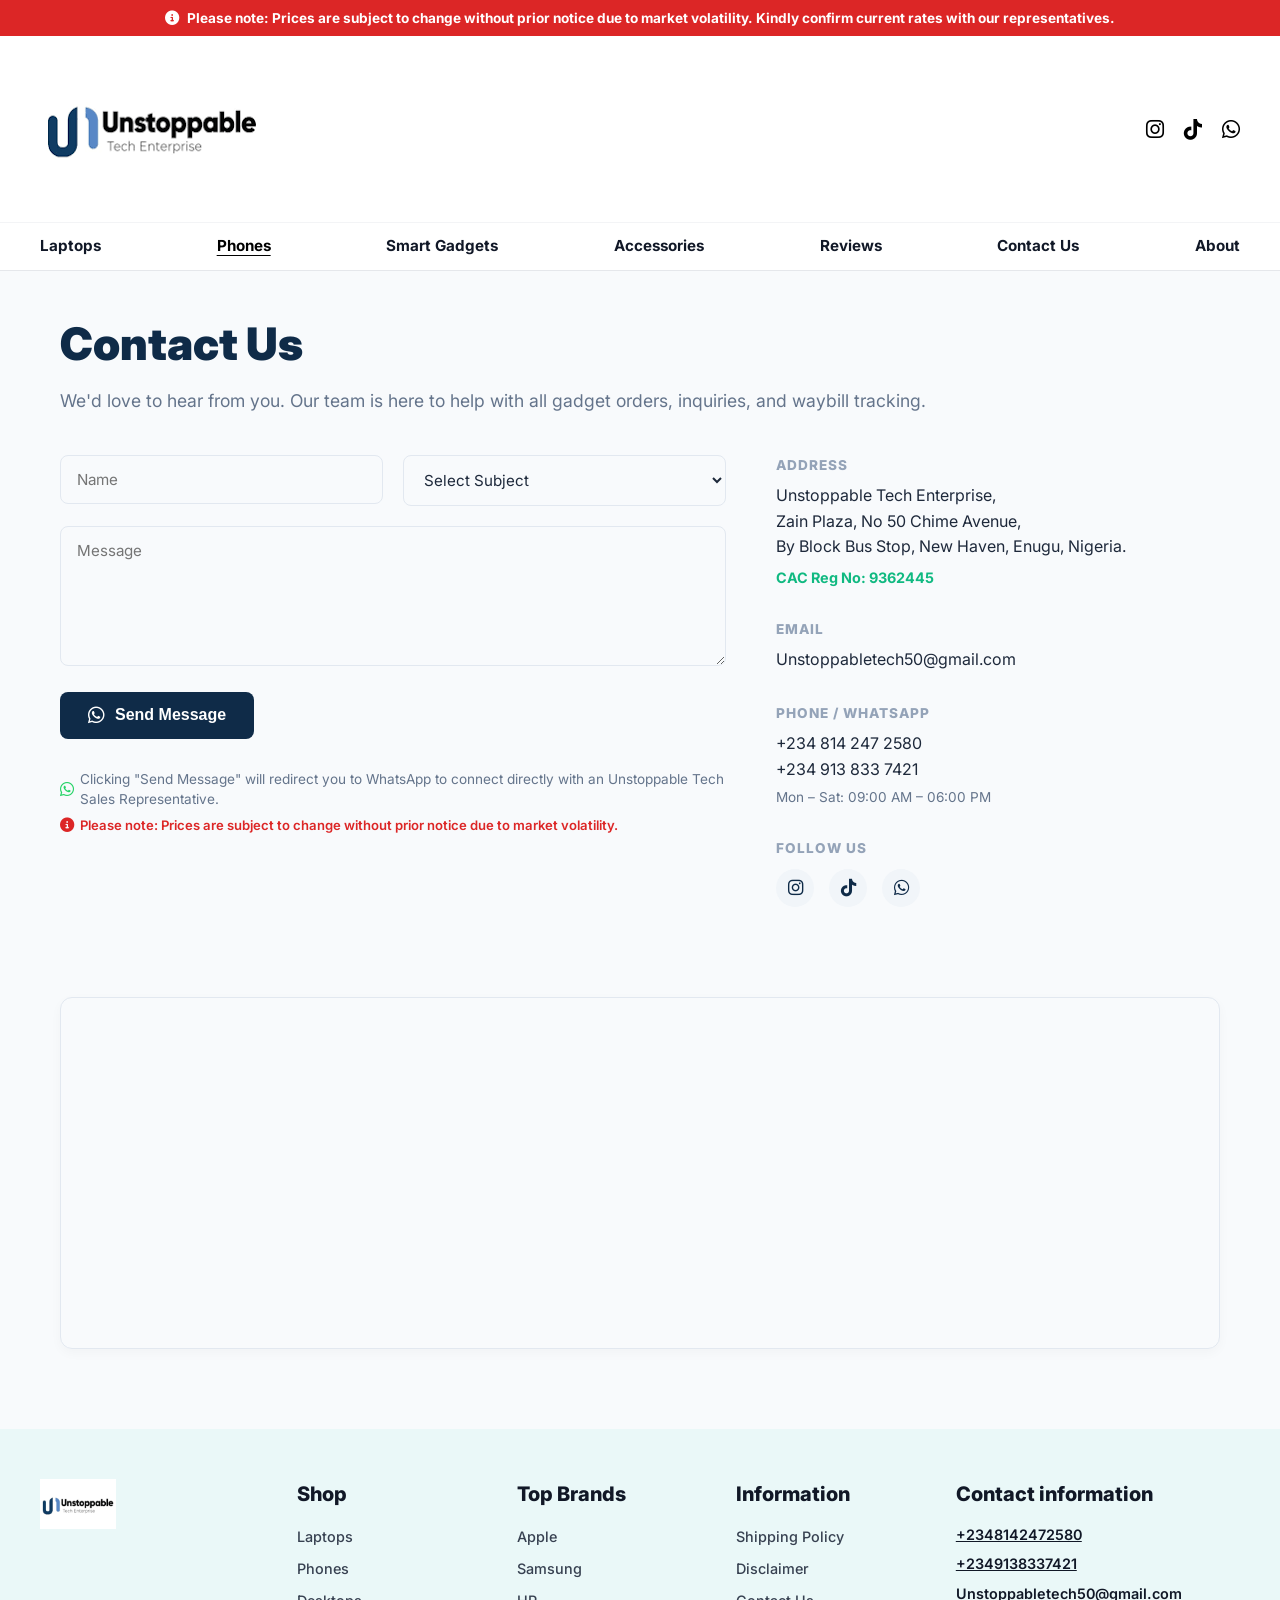
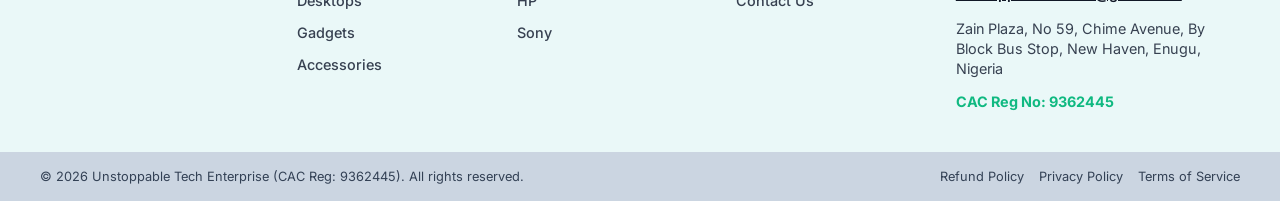
<file: Contact.html>
<!DOCTYPE html>
<html lang="en">
<head>
  <meta charset="UTF-8">
  <meta name="viewport" content="width=device-width, initial-scale=1.0">
  <title>Contact Us | Unstoppable Tech Enterprise</title>
  <!-- Google Fonts & Font Awesome Icons -->
  <link rel="preconnect" href="https://fonts.googleapis.com">
  <link rel="preconnect" href="https://fonts.gstatic.com" crossorigin>
  <link href="https://fonts.googleapis.com/css2?family=Inter:wght@400;500;600;700;800;900&display=swap" rel="stylesheet">
  <link rel="stylesheet" href="https://cdnjs.cloudflare.com/ajax/libs/font-awesome/6.4.0/css/all.min.css">
  <link rel="stylesheet" href="style.css">
  <style>
    /* Contact Page Custom Layout */
    .contact-container {
      max-width: 1200px;
      margin: 40px auto 80px auto;
      padding: 0 20px;
    }
    .contact-header {
      margin-bottom: 40px;
    }
    .contact-header h1 {
      font-size: 2.8rem;
      font-weight: 900;
      color: #0f2b48;
      margin-bottom: 10px;
    }
    .contact-header p {
      color: #64748b;
      font-size: 1.1rem;
    }

    .contact-grid {
      display: grid;
      grid-template-columns: 3fr 2fr;
      gap: 50px;
      margin-bottom: 60px;
    }
    @media (max-width: 850px) {
      .contact-grid {
        grid-template-columns: 1fr;
        gap: 40px;
      }
    }

    /* Form Inputs Styling */
    .contact-form {
      display: grid;
      grid-template-columns: 1fr 1fr;
      gap: 20px;
    }
    .form-group-full {
      grid-column: span 2;
    }
    @media (max-width: 600px) {
      .contact-form {
        grid-template-columns: 1fr;
      }
      .form-group-full {
        grid-column: span 1;
      }
    }

    .form-control {
      width: 100%;
      padding: 14px 16px;
      background-color: #f8fafc;
      border: 1px solid #e2e8f0;
      border-radius: 8px;
      font-size: 0.95rem;
      font-family: inherit;
      color: #1e293b;
      transition: border-color 0.2s, background-color 0.2s;
    }
    .form-control:focus {
      outline: none;
      border-color: #0f2b48;
      background-color: #ffffff;
    }
    textarea.form-control {
      resize: vertical;
      min-height: 140px;
    }

    .send-whatsapp-btn {
      grid-column: span 2;
      justify-self: start;
      background-color: #0f2b48;
      color: white;
      border: none;
      padding: 14px 28px;
      border-radius: 8px;
      font-size: 1rem;
      font-weight: 700;
      cursor: pointer;
      display: inline-flex;
      align-items: center;
      gap: 10px;
      transition: background-color 0.2s ease, transform 0.1s ease;
    }
    .send-whatsapp-btn:hover {
      background-color: #25d366; /* Changes to WhatsApp green on hover */
      transform: translateY(-2px);
    }
    @media (max-width: 600px) {
      .send-whatsapp-btn {
        grid-column: span 1;
        width: 100%;
        justify-content: center;
      }
    }

    /* Contact Details Sidebar */
    .info-group {
      margin-bottom: 30px;
    }
    .info-group h4 {
      font-size: 0.85rem;
      text-transform: uppercase;
      letter-spacing: 1px;
      color: #94a3b8;
      font-weight: 800;
      margin-bottom: 8px;
    }
    .info-group p, .info-group a {
      font-size: 1rem;
      color: #1e293b;
      line-height: 1.6;
      text-decoration: none;
      display: block;
    }
    .info-group a:hover {
      color: #dc2626;
    }

    .contact-socials {
      display: flex;
      gap: 15px;
      margin-top: 10px;
    }
    .contact-socials a {
      width: 38px;
      height: 38px;
      border-radius: 50%;
      background-color: #f1f5f9;
      color: #0f2b48;
      display: flex;
      align-items: center;
      justify-content: center;
      font-size: 1.1rem;
      transition: all 0.2s ease;
    }
    .contact-socials a:hover {
      background-color: #0f2b48;
      color: #ffffff;
    }

    /* Embedded Map Section */
    .map-container {
      border-radius: 12px;
      overflow: hidden;
      border: 1px solid #e2e8f0;
      box-shadow: 0 4px 12px rgba(0,0,0,0.03);
    }
    .map-container iframe {
      width: 100%;
      height: 350px;
      border: 0;
      display: block;
    }
  </style>
</head>
<body>

  <!-- Header -->
   <div class="top-announcement-bar">
    <i class="fas fa-circle-info"></i>
    <span>Please note: Prices are subject to change without prior notice due to market volatility. Kindly confirm current rates with our representatives.</span>
  </div>

  <!-- Main Header -->
  <header class="header">
    <div class="top-header">
      <a href="Phones.html" class="logo-link">
        <img src="images/logo.png" alt="Unstoppable Tech Enterprise" class="brand-logo" onerror="this.onerror=null; this.src='https://via.placeholder.com/220x60/ffffff/0f2b48?text=Unstoppable+Tech';">
      </a>
      <div class="social-links">
        <a href="https://www.instagram.com/unstoppable_techh?dlrf=MTU1bzlmZHRybW9jNA%3D%3D&utm_source=qr" target="_blank" rel="noopener noreferrer" aria-label="Instagram"><i class="fab fa-instagram"></i></a>
        <a href="https://www.tiktok.com/@unstoppabletech?_r=1&_t=ZS-9Adv2xZmcsM" target="_blank" rel="noopener noreferrer" aria-label="TikTok"><i class="fab fa-tiktok"></i></a>
        <a href="https://wa.me/message/HZ3OK4SEQXMGN1" target="_blank" rel="noopener noreferrer" aria-label="WhatsApp"><i class="fab fa-whatsapp"></i></a>
           
      </div>
    </div>
    <nav class="nav-bar">
      <div class="nav-links">
        <a href="Laptops.html" class="nav-item">Laptops</a>
        <a href="Phones.html" class="nav-item active">Phones</a>
        <a href="SmartGadgets.html" class="nav-item">Smart Gadgets</a>
        <a href="Accesories.html" class="nav-item">Accessories</a>
        <a href="Reviews.html" class="nav-item">Reviews</a>
        <a href="Contact.html" class="nav-item">Contact Us</a>
        <a href="About.html" class="nav-item">About</a>
      </div>
    </nav>
  </header>

</div>

  <main class="contact-container">
    <div class="contact-header">
      <h1>Contact Us</h1>
      <p>We'd love to hear from you. Our team is here to help with all gadget orders, inquiries, and waybill tracking.</p>
    </div>

    <div class="contact-grid">
      
      <!-- Interactive WhatsApp Contact Form -->
      <div>
        <form class="contact-form" id="whatsappContactForm">
  <div>
    <input type="text" id="contactName" class="form-control" placeholder="Name" required>
  </div>
  <div>
    <select id="contactSubject" class="form-control" required>
      <option value="" disabled selected>Select Subject</option>
      <option value="Laptop Inquiry / Order">Laptop Inquiry / Order</option>
      <option value="Smartphone Inquiry / Order">Smartphone Inquiry / Order</option>
      <option value="Smart Gadgets / Accessories">Smart Gadgets / Accessories</option>
      <option value="Waybill & Delivery Status">Waybill & Delivery Status</option>
      <option value="Device Swap / Trade-In">Device Swap / Trade-In</option>
      <option value="General Question">General Question</option>
    </select>
  </div>
  <div class="form-group-full">
    <textarea id="contactMessage" class="form-control" placeholder="Message" required></textarea>
  </div>

  <!-- Submit Button -->
   <button
       type="submit" class="send-whatsapp-btn">
    <i class="fab fa-whatsapp" style="font-size: 1.2rem;"></i> Send Message
  </button>

  <!-- Option 2 Disclaimer Badge + Price Volatility Notice -->
  <div class="form-group-full" style="grid-column: span 2; margin-top: 10px; display: flex; flex-direction: column; gap: 6px;">
    <p style="font-size: 0.85rem; color: #64748b; margin: 0; display: flex; align-items: center; gap: 6px;">
      <i class="fab fa-whatsapp" style="color: #25d366; font-size: 1rem;"></i>
      <span>Clicking "Send Message" will redirect you to WhatsApp to connect directly with an Unstoppable Tech Sales Representative.</span>
    </p>
    <p style="font-size: 0.82rem; color: #dc2626; margin: 0; display: flex; align-items: center; gap: 6px; font-weight: 600;">
      <i class="fas fa-circle-info" style="font-size: 0.9rem;"></i>
      <span>Please note: Prices are subject to change without prior notice due to market volatility.</span>
    </p>
  </div>
</form>
      </div>

      <!-- Store Contact Information -->
      <div class="contact-info-sidebar">
        
        <div class="info-group">
          <h4>ADDRESS</h4>
          <p>Unstoppable Tech Enterprise,<br>Zain Plaza, No 50 Chime Avenue,<br>By Block Bus Stop, New Haven, Enugu, Nigeria.</p>
          <p style="margin-top: 6px; font-weight: 700; color: #10b981; font-size: 0.9rem;">CAC Reg No: 9362445</p>
        </div>

        <div class="info-group">
          <h4>EMAIL</h4>
          <a href="mailto:Unstoppabletech50@gmail.com">Unstoppabletech50@gmail.com</a>
        </div>

        <div class="info-group">
          <h4>PHONE / WHATSAPP</h4>
          <a href="tel:+2348142472580">+234 814 247 2580</a>
          <a href="tel:+2349138337421">+234 913 833 7421</a>
          <p style="font-size: 0.85rem; color: #64748b; margin-top: 4px;">Mon – Sat: 09:00 AM – 06:00 PM</p>
        </div>

        <div class="info-group">
          <h4>FOLLOW US</h4>
          <div class="contact-socials">
            <a href="https://www.instagram.com/unstoppable_techh?dlrf=MTU1bzlmZHRybW9jNA%3D%3D&utm_source=qr" target="_blank" rel="noopener noreferrer" aria-label="Instagram"><i class="fab fa-instagram"></i></a>
            <a href="https://www.tiktok.com/@unstoppabletech?_r=1&_t=ZS-9Adv2xZmcsM" target="_blank" rel="noopener noreferrer" aria-label="TikTok"><i class="fab fa-tiktok"></i></a>
            <a href="https://wa.me/message/HZ3OK4SEQXMGN1" target="_blank" rel="noopener noreferrer" aria-label="WhatsApp"><i class="fab fa-whatsapp"></i></a>
          </div>
        </div>

      </div>

    </div>

    <!-- Embedded Map Section -->
    <div class="map-container">
      <iframe 
        src="https://www.google.com/maps/embed?pb=!1m18!1m12!1m3!1d3964.7197171458925!2d7.5188889!3d6.4427778!2m3!1f0!2f0!3f0!3m2!1i1024!2i768!4f13.1!3m3!1m2!1s0x1044a3d517c2f623%3A0x6a1a7c5b6b12a801!2sChime%20Ave%2C%20New%20Haven%2C%20Enugu!5e0!3m2!1sen!2sng!4v1700000000000!5m2!1sen!2sng" 
        allowfullscreen="" 
        loading="lazy" 
        referrerpolicy="no-referrer-when-downgrade">
      </iframe>
    </div>

  </main>

  <!-- Footer -->
  <footer class="site-footer">
    <div class="footer-grid">
      <div>
        <img src="images/logo.png" alt="Unstoppable Tech Enterprise" class="footer-logo" onerror="this.onerror=null; this.src='https://via.placeholder.com/220x60/eaf8f8/0f2b48?text=Unstoppable+Tech';">
      </div>
      <div>
        <h4 class="footer-title">Shop</h4>
        <ul class="footer-links">
          <li><a href="Laptops.html">Laptops</a></li>
          <li><a href="index.html">Phones</a></li>
          <li><a href="Desktops.html">Desktops</a></li>
          <li><a href="SmartGadgets.html">Gadgets</a></li>
          <li><a href="accessories.html">Accessories</a></li>
        </ul>
      </div>
      <div>
        <h4 class="footer-title">Top Brands</h4>
        <ul class="footer-links">
          <li><a href="Phones.html">Apple</a></li>
          <li><a href="Phones.html">Samsung</a></li>
          <li><a href="Laptops.html">HP</a></li>
          <li><a href="SmartGadgets.html">Sony</a></li>
        </ul>
      </div>
      <div>
        <h4 class="footer-title">Information</h4>
        <ul class="footer-links">
          <li><a href="Shippingpolicy.html">Shipping Policy</a></li>
          <li><a href="Disclaimer.html">Disclaimer</a></li>
          <li><a href="Contact.html">Contact Us</a></li>
        </ul>
      </div>
      <div>
        <h4 class="footer-title">Contact information</h4>
        <div class="contact-info">
          <a href="tel:+2348142472580">+2348142472580</a>
          <a href="tel:+2349138337421">+2349138337421</a>
          <a href="mailto:Unstoppabletech50@gmail.com">Unstoppabletech50@gmail.com</a>
          <p>Zain Plaza, No 59, Chime Avenue, By Block Bus Stop, New Haven, Enugu, Nigeria</p>
          <p style="margin-top: 5px; font-weight: 700; color: #10b981;">CAC Reg No: 9362445</p>
        </div>
      </div>
    </div>

    <div class="sub-footer">
      <div>© 2026 Unstoppable Tech Enterprise (CAC Reg: 9362445). All rights reserved.</div>
      <div class="sub-footer-links">
        <a href="Refundpolicy.html">Refund Policy</a>
        <a href="Privacypolicy.html">Privacy Policy</a>
        <a href="#">Terms of Service</a>
      </div>
    </div>
  </footer>

  <script src="script.js"></script>

  <!-- Script to capture form inputs and redirect to WhatsApp -->
  <script>
    document.addEventListener("DOMContentLoaded", function () {
    const contactForm = document.getElementById("whatsappContactForm");

    if (contactForm) {
        contactForm.addEventListener("submit", function (e) {
            e.preventDefault(); // Stop standard form submission

            const name = document.getElementById("clientName").value.trim();
            const subject = document.getElementById("contactSubject").value;
            const message = document.getElementById("contactMessage").value.trim();

            // Build neatly formatted message for WhatsApp
            let text = 'Hello Unstoppable Tech!\n\n';
            text += 'New Contact Message from Website\n';
            text += '------------------------------------\n';
            text += `*Name:* ${name}\n`;
            text += `*Subject:* ${subject}\n\n`;
            text += `*Message:* \n${message}`;

            const encodedMessage = encodeURIComponent(text);
            
            // Redirect to your primary WhatsApp line
            const whatsappURL = `https://wa.me/2349138337421?text=${encodedMessage}`;

            window.open(whatsappURL, "_blank");
        });
    }
});
  </script>

</body>
</html>
</file>
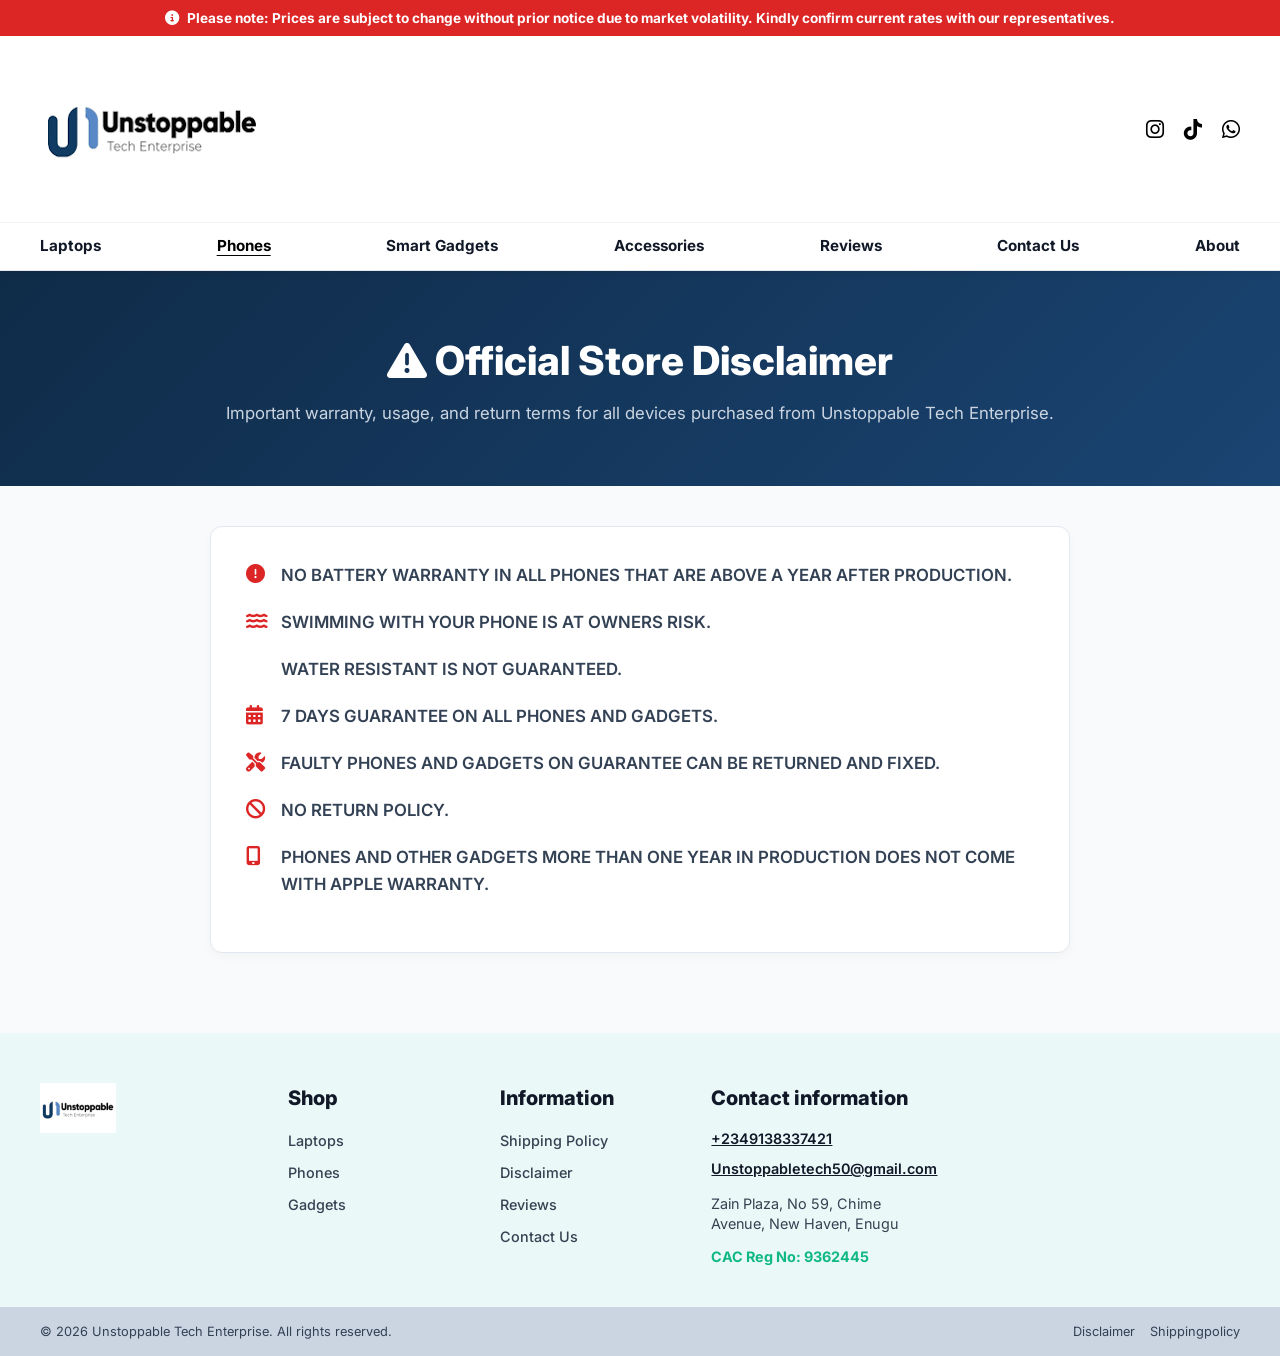
<file: Disclaimer.html>
<!DOCTYPE html>
<html lang="en">
<head>
  <meta charset="UTF-8">
  <meta name="viewport" content="width=device-width, initial-scale=1.0">
  <title>Disclaimer & Store Policies | Unstoppable Tech Enterprise</title>
  <link rel="preconnect" href="https://fonts.googleapis.com">
  <link rel="preconnect" href="https://fonts.gstatic.com" crossorigin>
  <link href="https://fonts.googleapis.com/css2?family=Inter:wght@400;500;600;700;800;900&display=swap" rel="stylesheet">
  <link rel="stylesheet" href="https://cdnjs.cloudflare.com/ajax/libs/font-awesome/6.4.0/css/all.min.css">
  <link rel="stylesheet" href="style.css">
  <style>
    .disclaimer-hero {
      background: linear-gradient(135deg, #0f2b48 0%, #1a4472 100%);
      color: white;
      text-align: center;
      padding: 60px 20px;
      margin-bottom: 40px;
    }
    .disclaimer-hero h1 {
      font-size: 2.5rem;
      font-weight: 800;
      margin-bottom: 10px;
    }
    .disclaimer-hero p {
      color: #cbd5e1;
      font-size: 1.05rem;
    }
    .disclaimer-container {
      max-width: 900px;
      margin: 0 auto 80px auto;
      padding: 0 20px;
    }
    .disclaimer-box {
      background: #ffffff;
      border: 1px solid #e2e8f0;
      border-radius: 12px;
      padding: 35px;
      box-shadow: 0 4px 10px rgba(0,0,0,0.03);
    }
    .disclaimer-list {
      list-style: none;
      padding: 0;
    }
    .disclaimer-list li {
      position: relative;
      padding-left: 35px;
      margin-bottom: 20px;
      font-size: 1.05rem;
      color: #334155;
      font-weight: 600;
      line-height: 1.6;
    }
    .disclaimer-list li i {
      position: absolute;
      left: 0;
      top: 3px;
      color: #dc2626;
      font-size: 1.2rem;
    }
  </style>
</head>
<body>

  <!-- Header -->
  <!-- Sticky Header Wrapper -->
<div class="sticky-header-wrapper">

  <!-- Red Sticky Announcement Bar -->
  <div class="top-announcement-bar">
    <i class="fas fa-circle-info"></i>
    <span>Please note: Prices are subject to change without prior notice due to market volatility. Kindly confirm current rates with our representatives.</span>
  </div>

  <!-- Main Header -->
  <header class="header">
    <div class="top-header">
      <a href="Phones.html" class="logo-link">
        <img src="images/logo.png" alt="Unstoppable Tech Enterprise" class="brand-logo" onerror="this.onerror=null; this.src='https://via.placeholder.com/220x60/ffffff/0f2b48?text=Unstoppable+Tech';">
      </a>
      <div class="social-links">
        <a href="https://www.instagram.com/unstoppable_techh?dlrf=MTU1bzlmZHRybW9jNA%3D%3D&utm_source=qr" target="_blank" rel="noopener noreferrer" aria-label="Instagram"><i class="fab fa-instagram"></i></a>
        <a href="https://www.tiktok.com/@unstoppabletech?_r=1&_t=ZS-9Adv2xZmcsM" target="_blank" rel="noopener noreferrer" aria-label="TikTok"><i class="fab fa-tiktok"></i></a>
        <a href="https://wa.me/message/HZ3OK4SEQXMGN1" target="_blank" rel="noopener noreferrer" aria-label="WhatsApp"><i class="fab fa-whatsapp"></i></a>
             
      </div>
    </div>
    <nav class="nav-bar">
      <div class="nav-links">
        <a href="Laptops.html" class="nav-item">Laptops</a>
        <a href="Phones.html" class="nav-item active">Phones</a>
        <a href="SmartGadgets.html" class="nav-item">Smart Gadgets</a>
        <a href="Accesories.html" class="nav-item">Accessories</a>
        <a href="Reviews.html" class="nav-item">Reviews</a>
        <a href="Contact.html" class="nav-item">Contact Us</a>
        <a href="About.html" class="nav-item">About</a>
      </div>
    </nav>
  </header>

</div>

  <section class="disclaimer-hero">
    <h1><i class="fas fa-triangle-exclamation"></i> Official Store Disclaimer</h1>
    <p>Important warranty, usage, and return terms for all devices purchased from Unstoppable Tech Enterprise.</p>
  </section>

  <main class="disclaimer-container">
    <div class="disclaimer-box">
      <ul class="disclaimer-list">
        <li>
          <i class="fas fa-circle-exclamation"></i>
          NO BATTERY WARRANTY IN ALL PHONES THAT ARE ABOVE A YEAR AFTER PRODUCTION.
        </li>
        <li>
          <i class="fas fa-water"></i>
          SWIMMING WITH YOUR PHONE IS AT OWNERS RISK.
        </li>
        <li>
          <i class="fas fa-shield-slash"></i>
          WATER RESISTANT IS NOT GUARANTEED.
        </li>
        <li>
          <i class="fas fa-calendar-days"></i>
          7 DAYS GUARANTEE ON ALL PHONES AND GADGETS.
        </li>
        <li>
          <i class="fas fa-screwdriver-wrench"></i>
          FAULTY PHONES AND GADGETS ON GUARANTEE CAN BE RETURNED AND FIXED.
        </li>
        <li>
          <i class="fas fa-ban"></i>
          NO RETURN POLICY.
        </li>
        <li>
          <i class="fas fa-mobile-screen-button"></i>
          PHONES AND OTHER GADGETS MORE THAN ONE YEAR IN PRODUCTION DOES NOT COME WITH APPLE WARRANTY.
        </li>
      </ul>
    </div>
  </main>

  <footer class="site-footer">
    <div class="footer-grid">
      <div>
        <img src="images/logo.png" alt="Unstoppable Tech" class="footer-logo" onerror="this.onerror=null; this.src='https://via.placeholder.com/220x60/eaf8f8/0f2b48?text=Unstoppable+Tech';">
      </div>
      <div>
        <h4 class="footer-title">Shop</h4>
        <ul class="footer-links">
          <li><a href="Laptops.html">Laptops</a></li>
          <li><a href="Phones.html">Phones</a></li>
          <li><a href="SmartGadgets.html">Gadgets</a></li>
        </ul>
      </div>
      <div>
        <h4 class="footer-title">Information</h4>
        <ul class="footer-links">
          <li><a href="Shippingpolicy.html">Shipping Policy</a></li>
          <li><a href="Disclaimer.html">Disclaimer</a></li>
          <li><a href="Reviews.html">Reviews</a></li>
          <li><a href="Contact.html">Contact Us</a></li>
        </ul>
      </div>
      <div>
        <h4 class="footer-title">Contact information</h4>
        <div class="contact-info">
          <a href="tel:+2349138337421">+2349138337421</a>
          <a href="mailto:Unstoppabletech50@gmail.com">Unstoppabletech50@gmail.com</a>
          <p>Zain Plaza, No 59, Chime Avenue, New Haven, Enugu</p>
          <p style="margin-top: 5px; font-weight: 700; color: #10b981;">CAC Reg No: 9362445</p>
        </div>
      </div>
    </div>
    <div class="sub-footer">
      <div>© 2026 Unstoppable Tech Enterprise. All rights reserved.</div>
      <div class="sub-footer-links">
        <a href="Disclaimer.html">Disclaimer</a>
        <a href="Shippingpolicy.html">Shippingpolicy</a>
      </div>
    </div>
  </footer>

  <script src="script.js"></script>
</body>
</html>
</file>
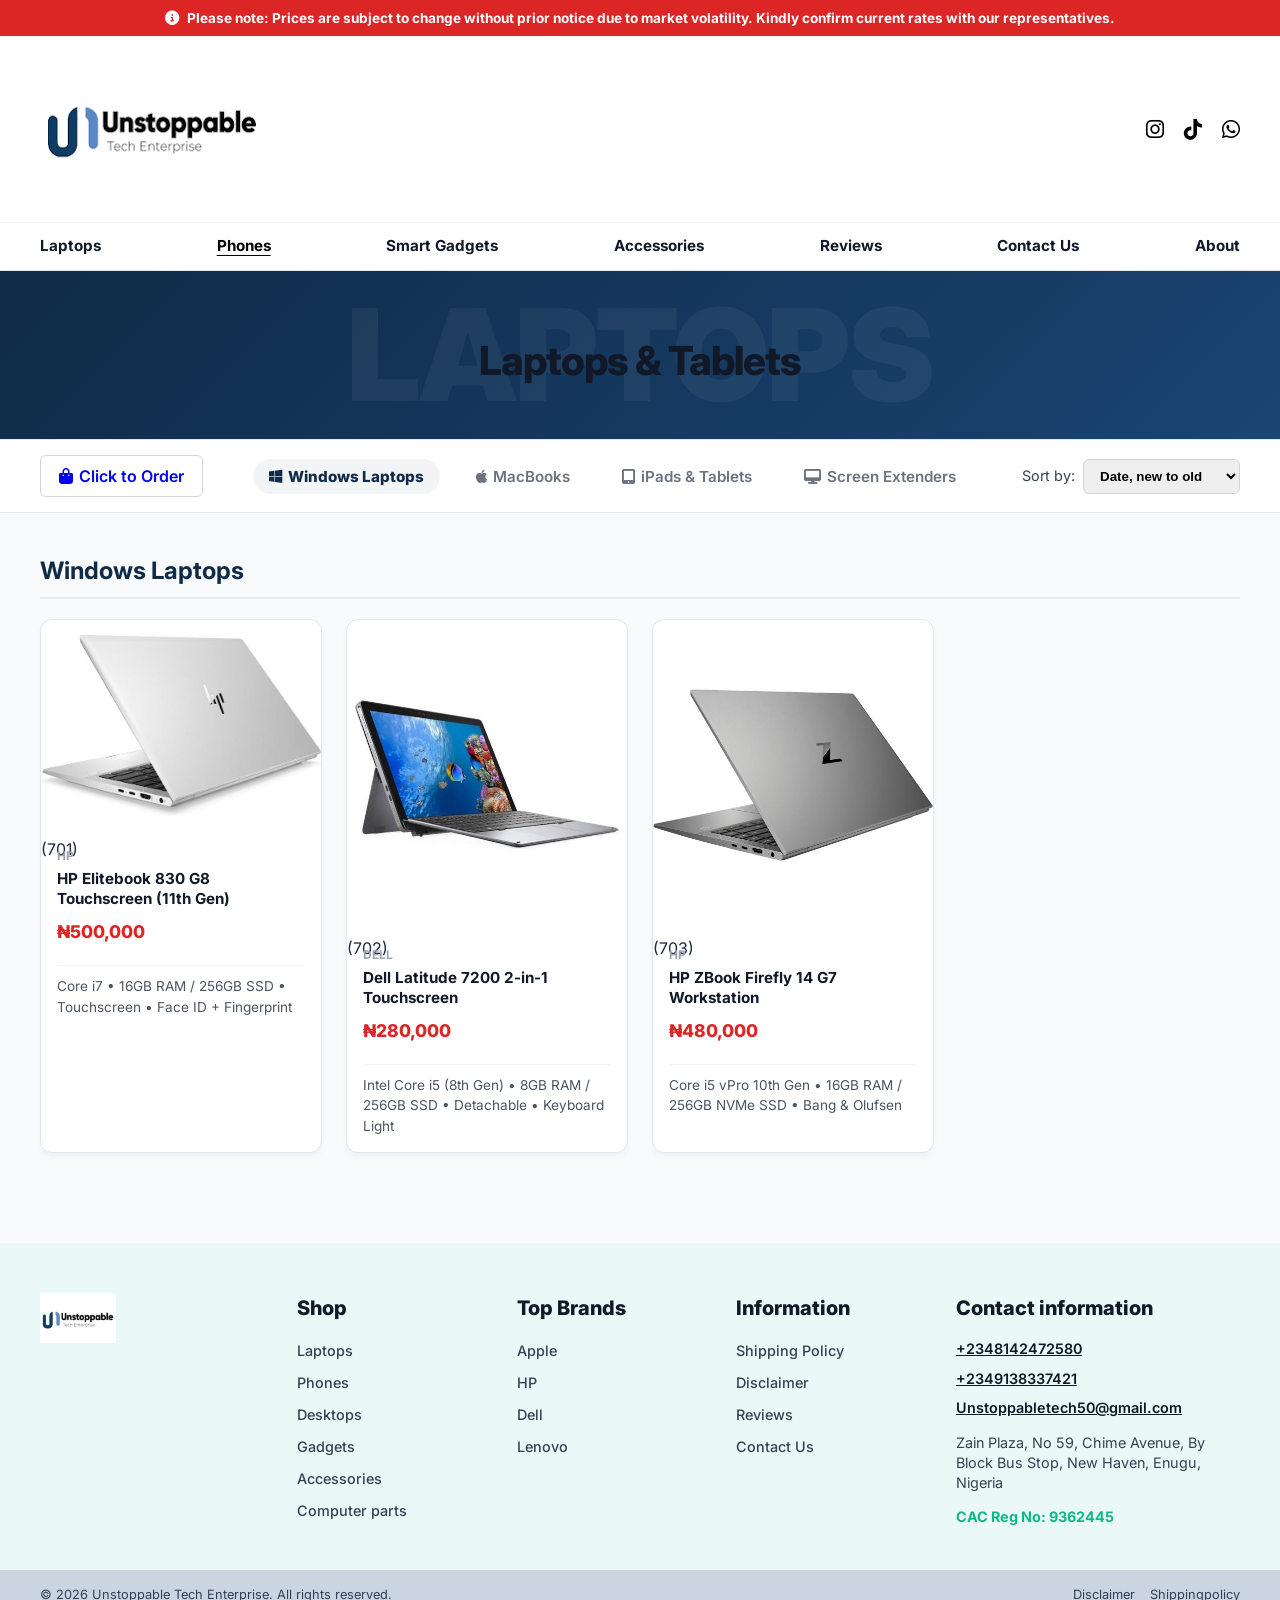
<file: Laptops.html>
<!DOCTYPE html>
<html lang="en">
<head>
  <meta charset="UTF-8">
  <meta name="viewport" content="width=device-width, initial-scale=1.0">
  <title>Laptops & Tablets | Unstoppable Tech Enterprise</title>
  <!-- Google Fonts & Font Awesome Icons -->
  <link rel="preconnect" href="https://fonts.googleapis.com">
  <link rel="preconnect" href="https://fonts.gstatic.com" crossorigin>
  <link href="https://fonts.googleapis.com/css2?family=Inter:wght@400;500;600;700;800;900&display=swap" rel="stylesheet">
  <link rel="stylesheet" href="https://cdnjs.cloudflare.com/ajax/libs/font-awesome/6.4.0/css/all.min.css">
  <link rel="stylesheet" href="style.css">
  <style>
    /* Clean button styling for subtype filter buttons */
    .subtype-link {
      background: transparent;
      border: none;
      cursor: pointer;
      padding: 8px 16px;
      border-radius: 20px;
      color: #6b7280;
      font-weight: 600;
      font-family: inherit;
      font-size: 0.95rem;
      transition: all 0.2s ease;
      display: inline-flex;
      align-items: center;
      gap: 6px;
    }
    /* Prevents clicks on inner icons from breaking event target detection */
    .subtype-link * {
      pointer-events: none;
    }
    .subtype-link.active {
      color: #0f2b48;
      font-weight: 800;
      background-color: #f3f4f6;
    }
    .laptop-section {
      margin-bottom: 50px;
    }
  </style>
</head>
<body>

  <!-- Header -->
  <div class="top-announcement-bar">
    <i class="fas fa-circle-info"></i>
    <span>Please note: Prices are subject to change without prior notice due to market volatility. Kindly confirm current rates with our representatives.</span>
  </div>

  <!-- Main Header -->
  <header class="header">
    <div class="top-header">
      <a href="Phones.html" class="logo-link">
        <img src="images/logo.png" alt="Unstoppable Tech Enterprise" class="brand-logo" onerror="this.onerror=null; this.src='https://via.placeholder.com/220x60/ffffff/0f2b48?text=Unstoppable+Tech';">
      </a>
      <div class="social-links">
        <a href="https://www.instagram.com/unstoppable_techh?dlrf=MTU1bzlmZHRybW9jNA%3D%3D&utm_source=qr" target="_blank" rel="noopener noreferrer" aria-label="Instagram"><i class="fab fa-instagram"></i></a>
        <a href="https://www.tiktok.com/@unstoppabletech?_r=1&_t=ZS-9Adv2xZmcsM" target="_blank" rel="noopener noreferrer" aria-label="TikTok"><i class="fab fa-tiktok"></i></a>
        <a href="https://wa.me/message/HZ3OK4SEQXMGN1" target="_blank" rel="noopener noreferrer" aria-label="WhatsApp"><i class="fab fa-whatsapp"></i></a>
            
      </div>
    </div>
    <nav class="nav-bar">
      <div class="nav-links">
        <a href="Laptops.html" class="nav-item">Laptops</a>
        <a href="Phones.html" class="nav-item active">Phones</a>
        <a href="SmartGadgets.html" class="nav-item">Smart Gadgets</a>
        <a href="Accesories.html" class="nav-item">Accessories</a>
        <a href="Reviews.html" class="nav-item">Reviews</a>
        <a href="Contact.html" class="nav-item">Contact Us</a>
        <a href="About.html" class="nav-item">About</a>
      </div>
    </nav>
  </header>

</div>

  <!-- Hero Banner -->
  <section class="laptops-hero-section">
    <div class="watermark-bg">LAPTOPS</div>
    <h1 class="laptops-title">Laptops & Tablets</h1>
  </section>

  <!-- Sub-category Filter Toolbar -->
  <div class="filter-toolbar-container">
    <div class="filter-toolbar">
      
      <!-- Click to Order Button -->
      <a href="contact.html?subject=Direct%20Order" class="show-filters-btn" style="text-decoration: none; display: inline-flex; align-items: center; gap: 6px;">
        <i class="fas fa-shopping-bag"></i> Click to Order
      </a>

      <!-- Brand Sub-Category Tabs -->
      <div class="category-subtypes">
        <button type="button" data-target="windows" class="subtype-link active">
          <i class="fab fa-windows"></i> Windows Laptops
        </button>
        <button type="button" data-target="macbooks" class="subtype-link">
          <i class="fab fa-apple"></i> MacBooks
        </button>
        <button type="button" data-target="ipads" class="subtype-link">
          <i class="fas fa-tablet-alt"></i> iPads & Tablets
        </button>
        <button type="button" data-target="extenders" class="subtype-link">
          <i class="fas fa-desktop"></i> Screen Extenders
        </button>
      </div>

      <div class="sort-dropdown-wrapper">
        <label for="sortSelect">Sort by:</label>
        <select id="sortSelect" class="sort-select">
          <option value="newest">Date, new to old</option>
          <option value="price-low">Price, low to high</option>
          <option value="price-high">Price, high to low</option>
        </select>
      </div>
    </div>
  </div>

  <main class="laptops-main-container">

    <!-- ========================================== -->
    <!-- TAB 1: WINDOWS LAPTOPS -->
    <!-- ========================================== -->
    <section id="windows" class="laptop-section" style="display: block;">
      <h2 style="font-size: 1.5rem; color: #0f2b48; margin-bottom: 20px; border-bottom: 2px solid #e5e7eb; padding-bottom: 8px;">
        Windows Laptops
      </h2>

      <div class="laptop-cards-grid">

        <!-- HP Elitebook 830 G8 Touchscreen -->
        <div class="laptop-card">
          <div class="laptop-img-wrapper">
            <img src="images/830g8.png" alt="HP Elitebook 830 G8" onerror="this.onerror=null; this.src='https://images.unsplash.com/photo-1588872657578-7efd1f1555ed?auto=format&fit=crop&w=500&q=80';">
                          (701)      
          </div>
          <div class="laptop-info">
            <div class="brand-name">HP</div>
            <h3 class="laptop-model">HP Elitebook 830 G8 Touchscreen (11th Gen)</h3>
            <div class="price-box">
              <span class="current-price" style="color: #dc2626; font-weight: 800; font-size: 1.1rem;">₦500,000</span>
            </div>
            <div class="laptop-specs-bar" style="margin-top: 8px; font-size: 0.85rem; color: #4b5563;">
              <span>Core i7 • 16GB RAM / 256GB SSD • Touchscreen • Face ID + Fingerprint</span>
            </div>
          </div>
        </div>

        <!-- Dell Latitude 7200 2-in-1 -->
        <div class="laptop-card">
          <div class="laptop-img-wrapper">
            <img src="images/dell7200.png" alt="Dell Latitude 7200 2-in-1" onerror="this.onerror=null; this.src='https://images.unsplash.com/photo-1588872657578-7efd1f1555ed?auto=format&fit=crop&w=500&q=80';">
                          (702)      
          </div>
          <div class="laptop-info">
            <div class="brand-name">DELL</div>
            <h3 class="laptop-model">Dell Latitude 7200 2-in-1 Touchscreen</h3>
            <div class="price-box">
              <span class="current-price" style="color: #dc2626; font-weight: 800; font-size: 1.1rem;">₦280,000</span>
            </div>
            <div class="laptop-specs-bar" style="margin-top: 8px; font-size: 0.85rem; color: #4b5563;">
              <span>Intel Core i5 (8th Gen) • 8GB RAM / 256GB SSD • Detachable • Keyboard Light</span>
            </div>
          </div>
        </div>

        <!-- HP ZBook Firefly 14 G7 -->
        <div class="laptop-card">
          <div class="laptop-img-wrapper">
            <img src="images/firefly14.png" alt="HP ZBook Firefly 14 G7" onerror="this.onerror=null; this.src='https://images.unsplash.com/photo-1588872657578-7efd1f1555ed?auto=format&fit=crop&w=500&q=80';">
                          (703)      
          </div>
          <div class="laptop-info">
            <div class="brand-name">HP</div>
            <h3 class="laptop-model">HP ZBook Firefly 14 G7 Workstation</h3>
            <div class="price-box">
              <span class="current-price" style="color: #dc2626; font-weight: 800; font-size: 1.1rem;">₦480,000</span>
            </div>
            <div class="laptop-specs-bar" style="margin-top: 8px; font-size: 0.85rem; color: #4b5563;">
              <span>Core i5 vPro 10th Gen • 16GB RAM / 256GB NVMe SSD • Bang & Olufsen</span>
            </div>
          </div>
        </div>

      </div>
    </section>


    <!-- ========================================== -->
    <!-- TAB 2: MACBOOKS -->
    <!-- ========================================== -->
    <section id="macbooks" class="laptop-section" style="display: none;">
      <h2 style="font-size: 1.5rem; color: #0f2b48; margin-bottom: 20px; border-bottom: 2px solid #e5e7eb; padding-bottom: 8px;">
        Apple MacBooks
      </h2>

      <div class="laptop-cards-grid">

        <!-- MacBook Pro 2017 15" 1TB -->
        <div class="laptop-card">
          <div class="laptop-img-wrapper">
            <img src="images/MBP2017.png" alt="MacBook Pro 15 2017" onerror="this.onerror=null; this.src='https://images.unsplash.com/photo-1517336714731-489689fd1ca8?auto=format&fit=crop&w=500&q=80';">
                         
          </div>
          <div class="laptop-info">
            <div class="brand-name">APPLE</div>
            <h3 class="laptop-model">MacBook Pro 2017 15"</h3>
            <div class="price-box">
              <span class="current-price" style="color: #dc2626; font-weight: 800; font-size: 1.1rem;">₦590,000</span>
            </div>
            <div class="laptop-specs-bar" style="margin-top: 8px; font-size: 0.85rem; color: #4b5563;">
              <span>Core i7 • 16GB RAM / 1TB SSD • 4GB Graphics</span>
            </div>
          </div>
        </div>

        <!-- MacBook Pro 2018 15" 256GB -->
        <div class="laptop-card">
          <div class="laptop-img-wrapper">
            <img src="images/MBP2018-256gb.png" alt="MacBook Pro 15 2018" onerror="this.onerror=null; this.src='https://images.unsplash.com/photo-1517336714731-489689fd1ca8?auto=format&fit=crop&w=500&q=80';">
                           
          </div>
          <div class="laptop-info">
            <div class="brand-name">APPLE</div>
            <h3 class="laptop-model">MacBook Pro 2018 15"</h3>
            <div class="price-box">
              <span class="current-price" style="color: #dc2626; font-weight: 800; font-size: 1.1rem;">₦590,000</span>
            </div>
            <div class="laptop-specs-bar" style="margin-top: 8px; font-size: 0.85rem; color: #4b5563;">
              <span>Core i7 • 16GB RAM / 256GB SSD • 4GB Graphics</span>
            </div>
          </div>
        </div>

        <!-- MacBook Pro 15" Core i7 512GB -->
        <div class="laptop-card">
          <div class="laptop-img-wrapper">
            <img src="images/MBP2018-256gb.png" alt="MacBook Pro 15" 2018 onerror="this.onerror=null; this.src='https://images.unsplash.com/photo-1517336714731-489689fd1ca8?auto=format&fit=crop&w=500&q=80';">
                          
          </div>
          <div class="laptop-info">
            <div class="brand-name">APPLE</div>
            <h3 class="laptop-model">MacBook Pro 15" Touch Bar</h3>
            <div class="price-box">
              <span class="current-price" style="color: #dc2626; font-weight: 800; font-size: 1.1rem;">₦630,000</span>
            </div>
            <div class="laptop-specs-bar" style="margin-top: 8px; font-size: 0.85rem; color: #4b5563;">
              <span>Core i7 • 16GB RAM / 512GB SSD • 4GB Graphics</span>
            </div>
          </div>
        </div>

        <!-- MacBook Pro 2019 15" 16GB/512GB -->
        <div class="laptop-card">
          <div class="laptop-img-wrapper">
            <img src="images/MBP2019.png" alt="MacBook Pro 15 2019" onerror="this.onerror=null; this.src='https://images.unsplash.com/photo-1517336714731-489689fd1ca8?auto=format&fit=crop&w=500&q=80';">
                          
          </div>
          <div class="laptop-info">
            <div class="brand-name">APPLE</div>
            <h3 class="laptop-model">MacBook Pro 2019 15"</h3>
            <div class="price-box">
              <span class="current-price" style="color: #dc2626; font-weight: 800; font-size: 1.1rem;">₦690,000</span>
            </div>
            <div class="laptop-specs-bar" style="margin-top: 8px; font-size: 0.85rem; color: #4b5563;">
              <span>Core i7 • 16GB RAM / 512GB SSD • 4GB Graphics</span>
            </div>
          </div>
        </div>

        <!-- MacBook Pro 2019 15" 32GB/512GB -->
        <div class="laptop-card">
          <div class="laptop-img-wrapper">
            <img src="images/MBP2019.png" alt="MacBook Pro 15 2019 32GB" onerror="this.onerror=null; this.src='https://images.unsplash.com/photo-1517336714731-489689fd1ca8?auto=format&fit=crop&w=500&q=80';">
                            
          </div>
          <div class="laptop-info">
            <div class="brand-name">APPLE</div>
            <h3 class="laptop-model">MacBook Pro 2019 15" (32GB RAM)</h3>
            <div class="price-box">
              <span class="current-price" style="color: #dc2626; font-weight: 800; font-size: 1.1rem;">₦730,000</span>
            </div>
            <div class="laptop-specs-bar" style="margin-top: 8px; font-size: 0.85rem; color: #4b5563;">
              <span>Core i7 • 32GB RAM / 512GB SSD • 4GB Graphics</span>
            </div>
          </div>
        </div>

        <!-- MacBook Pro 2021 14" M1 Pro 16/512 -->
        <div class="laptop-card">
          <div class="laptop-img-wrapper">
            <img src="images/MBP-M1.png" alt="MacBook Pro 14 M1 Pro" onerror="this.onerror=null; this.src='https://images.unsplash.com/photo-1517336714731-489689fd1ca8?auto=format&fit=crop&w=500&q=80';">
                           
          </div>
          <div class="laptop-info">
            <div class="brand-name">APPLE SILICON</div>
            <h3 class="laptop-model">MacBook Pro 14" M1 Pro (2021)</h3>
            <div class="price-box">
              <span class="current-price" style="color: #dc2626; font-weight: 800; font-size: 1.1rem;">₦1,290,000</span>
            </div>
            <div class="laptop-specs-bar" style="margin-top: 8px; font-size: 0.85rem; color: #4b5563;">
              <span>M1 Pro Chip • 16GB RAM / 512GB SSD • Pristine UK Used</span>
            </div>
          </div>
        </div>

        <!-- MacBook Pro 2021 14" M1 Pro 32/1TB -->
        <div class="laptop-card">
          <div class="laptop-img-wrapper">
            <img src="images/MBP-M1.png" alt="MacBook Pro 14 M1 Pro 32GB" onerror="this.onerror=null; this.src='https://images.unsplash.com/photo-1517336714731-489689fd1ca8?auto=format&fit=crop&w=500&q=80';">
                           
          </div>
          <div class="laptop-info">
            <div class="brand-name">APPLE SILICON</div>
            <h3 class="laptop-model">MacBook Pro 14" M1 Pro (32GB / 1TB)</h3>
            <div class="price-box">
              <span class="current-price" style="color: #dc2626; font-weight: 800; font-size: 1.1rem;">₦1,490,000</span>
            </div>
            <div class="laptop-specs-bar" style="margin-top: 8px; font-size: 0.85rem; color: #4b5563;">
              <span>M1 Pro Chip • 32GB RAM / 1TB SSD • Pristine UK Used</span>
            </div>
          </div>
        </div>

        <!-- MacBook Pro 2021 16" M1 Pro 16/512 -->
        <div class="laptop-card">
          <div class="laptop-img-wrapper">
            <img src="images/MBP-M1.png" alt="MacBook Pro 16 M1 Pro" onerror="this.onerror=null; this.src='https://images.unsplash.com/photo-1517336714731-489689fd1ca8?auto=format&fit=crop&w=500&q=80';">
                       
          </div>
          <div class="laptop-info">
            <div class="brand-name">APPLE SILICON</div>
            <h3 class="laptop-model">MacBook Pro 16" M1 Pro (16GB / 512GB)</h3>
            <div class="price-box">
              <span class="current-price" style="color: #dc2626; font-weight: 800; font-size: 1.1rem;">₦1,300,000</span>
            </div>
            <div class="laptop-specs-bar" style="margin-top: 8px; font-size: 0.85rem; color: #4b5563;">
              <span>M1 Pro Chip • 16GB RAM / 512GB SSD • Pristine UK Used</span>
            </div>
          </div>
        </div>

        <!-- MacBook Pro 2021 16" M1 Pro 16/1TB -->
        <div class="laptop-card">
          <div class="laptop-img-wrapper">
            <img src="images/MBP-M1.png".png" alt="MacBook Pro 16 M1 Pro 1TB" onerror="this.onerror=null; this.src='https://images.unsplash.com/photo-1517336714731-489689fd1ca8?auto=format&fit=crop&w=500&q=80';">
                            
          </div>
          <div class="laptop-info">
            <div class="brand-name">APPLE SILICON</div>
            <h3 class="laptop-model">MacBook Pro 16" M1 Pro (16GB / 1TB)</h3>
            <div class="price-box">
              <span class="current-price" style="color: #dc2626; font-weight: 800; font-size: 1.1rem;">₦1,390,000</span>
            </div>
            <div class="laptop-specs-bar" style="margin-top: 8px; font-size: 0.85rem; color: #4b5563;">
              <span>M1 Pro Chip • 16GB RAM / 1TB SSD • Pristine UK Used</span>
            </div>
          </div>
        </div>

        <!-- MacBook Pro 2021 16" M1 Pro 32/512 -->
        <div class="laptop-card">
          <div class="laptop-img-wrapper">
            <img src="images/MBP-M1.png" alt="MacBook Pro 16 M1 Pro 32GB" onerror="this.onerror=null; this.src='https://images.unsplash.com/photo-1517336714731-489689fd1ca8?auto=format&fit=crop&w=500&q=80';">
                        
          </div>
          <div class="laptop-info">
            <div class="brand-name">APPLE SILICON</div>
            <h3 class="laptop-model">MacBook Pro 16" M1 Pro (32GB / 512GB)</h3>
            <div class="price-box">
              <span class="current-price" style="color: #dc2626; font-weight: 800; font-size: 1.1rem;">₦1,390,000</span>
            </div>
            <div class="laptop-specs-bar" style="margin-top: 8px; font-size: 0.85rem; color: #4b5563;">
              <span>M1 Pro Chip • 32GB RAM / 512GB SSD • Pristine UK Used</span>
            </div>
          </div>
        </div>

        <!-- MacBook Neo 256GB Brand New -->
        <div class="laptop-card">
          <div class="laptop-img-wrapper">
            <img src="images/Macbook-neo.png" alt="MacBook Neo 256GB" onerror="this.onerror=null; this.src='https://images.unsplash.com/photo-1517336714731-489689fd1ca8?auto=format&fit=crop&w=500&q=80';">
                            
          </div>
          <div class="laptop-info">
            <div class="brand-name">BRAND NEW APPLE</div>
            <h3 class="laptop-model">MacBook Neo | 256GB SSD</h3>
            <div class="price-box">
              <span class="current-price" style="color: #dc2626; font-weight: 800; font-size: 1.1rem;">₦1,030,000</span>
            </div>
            <div class="laptop-specs-bar" style="margin-top: 8px; font-size: 0.85rem; color: #4b5563;">
              <span>Brand New Factory Sealed • 256GB SSD</span>
            </div>
          </div>
        </div>

        <!-- MacBook Neo 512GB Brand New -->
        <div class="laptop-card">
          <div class="laptop-img-wrapper">
            <img src="images/Macbook-neo.png" alt="MacBook Neo 512GB" onerror="this.onerror=null; this.src='https://images.unsplash.com/photo-1517336714731-489689fd1ca8?auto=format&fit=crop&w=500&q=80';">
                        
          </div>
          <div class="laptop-info">
            <div class="brand-name">BRAND NEW APPLE</div>
            <h3 class="laptop-model">MacBook Neo | 512GB SSD</h3>
            <div class="price-box">
              <span class="current-price" style="color: #dc2626; font-weight: 800; font-size: 1.1rem;">₦1,230,000</span>
            </div>
            <div class="laptop-specs-bar" style="margin-top: 8px; font-size: 0.85rem; color: #4b5563;">
              <span>Brand New Factory Sealed • 512GB SSD</span>
            </div>
          </div>
        </div>

        <!-- MacBook Pro M5 16GB/1TB Brand New -->
        <div class="laptop-card">
          <div class="laptop-img-wrapper">
            <img src="images/Macbok_pro_m5.png" alt="MacBook Pro M5" onerror="this.onerror=null; this.src='https://images.unsplash.com/photo-1517336714731-489689fd1ca8?auto=format&fit=crop&w=500&q=80';">
                            
          </div>
          <div class="laptop-info">
            <div class="brand-name">BRAND NEW APPLE</div>
            <h3 class="laptop-model">MacBook Pro M5 | 16GB / 1TB SSD</h3>
            <div class="price-box">
              <span class="current-price" style="color: #dc2626; font-weight: 800; font-size: 1.1rem;">₦2,600,000</span>
            </div>
            <div class="laptop-specs-bar" style="margin-top: 8px; font-size: 0.85rem; color: #4b5563;">
              <span>M5 Chip • 16GB RAM / 1TB SSD • Factory Sealed</span>
            </div>
          </div>
        </div>

      </div>
    </section>


    <!-- ========================================== -->
    <!-- TAB 3: IPADS & TABLETS -->
    <!-- ========================================== -->
    <section id="ipads" class="laptop-section" style="display: none;">
      <h2 style="font-size: 1.5rem; color: #0f2b48; margin-bottom: 20px; border-bottom: 2px solid #e5e7eb; padding-bottom: 8px;">
        Brand New iPads & Tablets
      </h2>

      <div class="laptop-cards-grid">

        <!-- iPad 11 WiFi 128GB -->
        <div class="laptop-card">
          <div class="laptop-img-wrapper">
            <img src="images/Ipad11.png" alt="iPad 11" onerror="this.onerror=null; this.src='https://images.unsplash.com/photo-1544244015-0df4b3ffc6b0?auto=format&fit=crop&w=500&q=80';">
                          
          </div>
          <div class="laptop-info">
            <div class="brand-name">BRAND NEW APPLE</div>
            <h3 class="laptop-model">Apple iPad 11" WiFi | 128GB</h3>
            <div class="price-box">
              <span class="current-price" style="color: #dc2626; font-weight: 800; font-size: 1.1rem;">₦690,000</span>
            </div>
            <div class="laptop-specs-bar" style="margin-top: 8px; font-size: 0.85rem; color: #4b5563;">
              <span>11-inch Display • 128GB Storage • WiFi</span>
            </div>
          </div>
        </div>

        <!-- iPad Pro 12.9 M2 WiFi 128GB -->
        <div class="laptop-card">
          <div class="laptop-img-wrapper">
            <img src="images/ipad pro m2.png" alt="iPad Pro 12.9 M2 128GB" onerror="this.onerror=null; this.src='https://images.unsplash.com/photo-1544244015-0df4b3ffc6b0?auto=format&fit=crop&w=500&q=80';">
                          
          </div>
          <div class="laptop-info">
            <div class="brand-name">BRAND NEW APPLE</div>
            <h3 class="laptop-model">iPad Pro 12.9" M2 WiFi | 128GB</h3>
            <div class="price-box">
              <span class="current-price" style="color: #dc2626; font-weight: 800; font-size: 1.1rem;">₦1,050,000</span>
            </div>
            <div class="laptop-specs-bar" style="margin-top: 8px; font-size: 0.85rem; color: #4b5563;">
              <span>M2 Chip • Liquid Retina XDR • 128GB</span>
            </div>
          </div>
        </div>

        <!-- iPad Pro 12.9 M2 WiFi 256GB -->
        <div class="laptop-card">
          <div class="laptop-img-wrapper">
            <img src="images/ipad pro m2.png" alt="iPad Pro 12.9 M2 256GB" onerror="this.onerror=null; this.src='https://images.unsplash.com/photo-1544244015-0df4b3ffc6b0?auto=format&fit=crop&w=500&q=80';">
                          
          </div>
          <div class="laptop-info">
            <div class="brand-name">BRAND NEW APPLE</div>
            <h3 class="laptop-model">iPad Pro 12.9" M2 WiFi | 256GB</h3>
            <div class="price-box">
              <span class="current-price" style="color: #dc2626; font-weight: 800; font-size: 1.1rem;">₦1,170,000</span>
            </div>
            <div class="laptop-specs-bar" style="margin-top: 8px; font-size: 0.85rem; color: #4b5563;">
              <span>M2 Chip • Liquid Retina XDR • 256GB</span>
            </div>
          </div>
        </div>

        <!-- iPad Air 13" M3 128GB WiFi -->
        <div class="laptop-card">
          <div class="laptop-img-wrapper">
            <img src="images/ipad-air13.png" alt="iPad Air 13 M3" onerror="this.onerror=null; this.src='https://images.unsplash.com/photo-1544244015-0df4b3ffc6b0?auto=format&fit=crop&w=500&q=80';">
                     
          </div>
          <div class="laptop-info">
            <div class="brand-name">BRAND NEW APPLE</div>
            <h3 class="laptop-model">iPad Air 13" M3 Chip WiFi | 128GB</h3>
            <div class="price-box">
              <span class="current-price" style="color: #dc2626; font-weight: 800; font-size: 1.1rem;">₦1,090,000</span>
            </div>
            <div class="laptop-specs-bar" style="margin-top: 8px; font-size: 0.85rem; color: #4b5563;">
              <span>M3 Chip • 13-inch Display • 128GB</span>
            </div>
          </div>
        </div>

        <!-- iPad M5 Chip 256GB WiFi + Cellular -->
        <div class="laptop-card">
          <div class="laptop-img-wrapper">
            <img src="images/ipad-pro-m5.png" alt="iPad M5 Chip" onerror="this.onerror=null; this.src='https://images.unsplash.com/photo-1544244015-0df4b3ffc6b0?auto=format&fit=crop&w=500&q=80';">
                     
          </div>
          <div class="laptop-info">
            <div class="brand-name">BRAND NEW APPLE</div>
            <h3 class="laptop-model">iPad M5 Chip WiFi + Cellular | 256GB</h3>
            <div class="price-box">
              <span class="current-price" style="color: #dc2626; font-weight: 800; font-size: 1.1rem;">₦1,770,000</span>
            </div>
            <div class="laptop-specs-bar" style="margin-top: 8px; font-size: 0.85rem; color: #4b5563;">
              <span>M5 Chip • WiFi + Cellular • 256GB</span>
            </div>
          </div>
        </div>

      </div>
    </section>


    <!-- ========================================== -->
    <!-- TAB 4: SCREEN EXTENDERS -->
    <!-- ========================================== -->
    <section id="extenders" class="laptop-section" style="display: none;">
      <h2 style="font-size: 1.5rem; color: #0f2b48; margin-bottom: 20px; border-bottom: 2px solid #e5e7eb; padding-bottom: 8px;">
        Screen Extenders & Accessories
      </h2>

      <div class="laptop-cards-grid">

        <!-- Laptop Screen Extender Triple Screen -->
        <div class="laptop-card">
          <div class="laptop-img-wrapper">
            <img src="images/triplesc.png" alt="Laptop Extender Triple Screen" onerror="this.onerror=null; this.src='https://images.unsplash.com/photo-1527443224154-c4a3942d3acf?auto=format&fit=crop&w=500&q=80';">
                       
          </div>
          <div class="laptop-info">
            <div class="brand-name">UNSTOPPABLE ACCESSORIES</div>
            <h3 class="laptop-model">Laptop Triple Screen Portable Monitor Extender</h3>
            <div class="price-box">
              <span class="current-price" style="color: #dc2626; font-weight: 800; font-size: 1.1rem;">₦370,000</span>
            </div>
            <div class="laptop-specs-bar" style="margin-top: 8px; font-size: 0.85rem; color: #4b5563;">
              <span>Dual Portable Displays • Type-C Plug & Play • Universal Fit</span>
            </div>
          </div>
        </div>

          <!-- Laptop Screen Extender Double Screen -->
        <div class="laptop-card">
          <div class="laptop-img-wrapper">
            <img src="images/doublesc.png" alt="Laptop Extender Double Screen" onerror="this.onerror=null;">
                            
          </div>
          <div class="laptop-info">
            <div class="brand-name">UNSTOPPABLE ACCESSORIES</div>
            <h3 class="laptop-model">Laptop Double Screen Portable Monitor Extender</h3>
            <div class="price-box">
              <span class="current-price" style="color: #dc2626; font-weight: 800; font-size: 1.1rem;">₦280,000</span>
            </div>
            <div class="laptop-specs-bar" style="margin-top: 8px; font-size: 0.85rem; color: #4b5563;">
              <span>Dual Portable Displays • Type-C Plug & Play • Universal Fit</span>
            </div>
          </div>
        </div>

      </div>
    </section>

  </main>

  <!-- Footer -->
  <footer class="site-footer">
    <div class="footer-grid">
      <div>
        <img src="images/logo.png" alt="Unstoppable Tech Enterprise" class="footer-logo" onerror="this.onerror=null; this.src='https://via.placeholder.com/220x60/eaf8f8/0f2b48?text=Unstoppable+Tech';">
      </div>
      <div>
        <h4 class="footer-title">Shop</h4>
        <ul class="footer-links">
          <li><a href="Laptops.html">Laptops</a></li>
          <li><a href="Phones.html">Phones</a></li>
          <li><a href="Desktops.html">Desktops</a></li>
          <li><a href="SmartGadgets.html">Gadgets</a></li>
          <li><a href="Accesories.html">Accessories</a></li>
          <li><a href="Computerparts.html">Computer parts</a></li>
        </ul>
      </div>
      <div>
        <h4 class="footer-title">Top Brands</h4>
        <ul class="footer-links">
          <li><a href="Phones.html">Apple</a></li>
          <li><a href="Laptops.html">HP</a></li>
          <li><a href="Laptops.html">Dell</a></li>
          <li><a href="Laptops.html">Lenovo</a></li>
        </ul>
      </div>
      <div>
        <h4 class="footer-title">Information</h4>
        <ul class="footer-links">
          <li><a href="Shippingpolicy.html">Shipping Policy</a></li>
          <li><a href="Disclaimer.html">Disclaimer</a></li>
          <li><a href="Reviews.html">Reviews</a></li>
          <li><a href="Contact.html">Contact Us</a></li>
        </ul>
      </div>
      <div>
        <h4 class="footer-title">Contact information</h4>
        <div class="contact-info">
          <a href="tel:+2348142472580">+2348142472580</a>
          <a href="tel:+2349138337421">+2349138337421</a>
          <a href="mailto:Unstoppabletech50@gmail.com">Unstoppabletech50@gmail.com</a>
          <p>Zain Plaza, No 59, Chime Avenue, By Block Bus Stop, New Haven, Enugu, Nigeria</p>
          <p style="margin-top: 5px; font-weight: 700; color: #10b981;">CAC Reg No: 9362445</p>
        </div>
      </div>
    </div>

     <div class="sub-footer">
      <div>© 2026 Unstoppable Tech Enterprise. All rights reserved.</div>
      <div class="sub-footer-links">
        <a href="Disclaimer.html">Disclaimer</a>
        <a href="Shippingpolicy.html">Shippingpolicy</a>
      </div>
    </div>
  </footer>

  <script src="script.js"></script>
  
  <!-- Bulletproof DOM-Loaded Tab Switching Script -->
  <script>
    document.addEventListener("DOMContentLoaded", function () {
      const filterButtons = document.querySelectorAll('.category-subtypes .subtype-link');
      const sections = document.querySelectorAll('.laptop-section');

      filterButtons.forEach(button => {
        button.addEventListener('click', function (e) {
          e.preventDefault();
          
          const targetId = this.getAttribute('data-target');

          // 1. Hide all sections
          sections.forEach(sec => {
            sec.style.display = 'none';
          });

          // 2. Show the selected target section
          const targetSection = document.getElementById(targetId);
          if (targetSection) {
            targetSection.style.display = 'block';
          }

          // 3. Update button active states
          filterButtons.forEach(btn => btn.classList.remove('active'));
          this.classList.add('active');
        });
      });
    });
  </script>
</body>
</html>
</file>
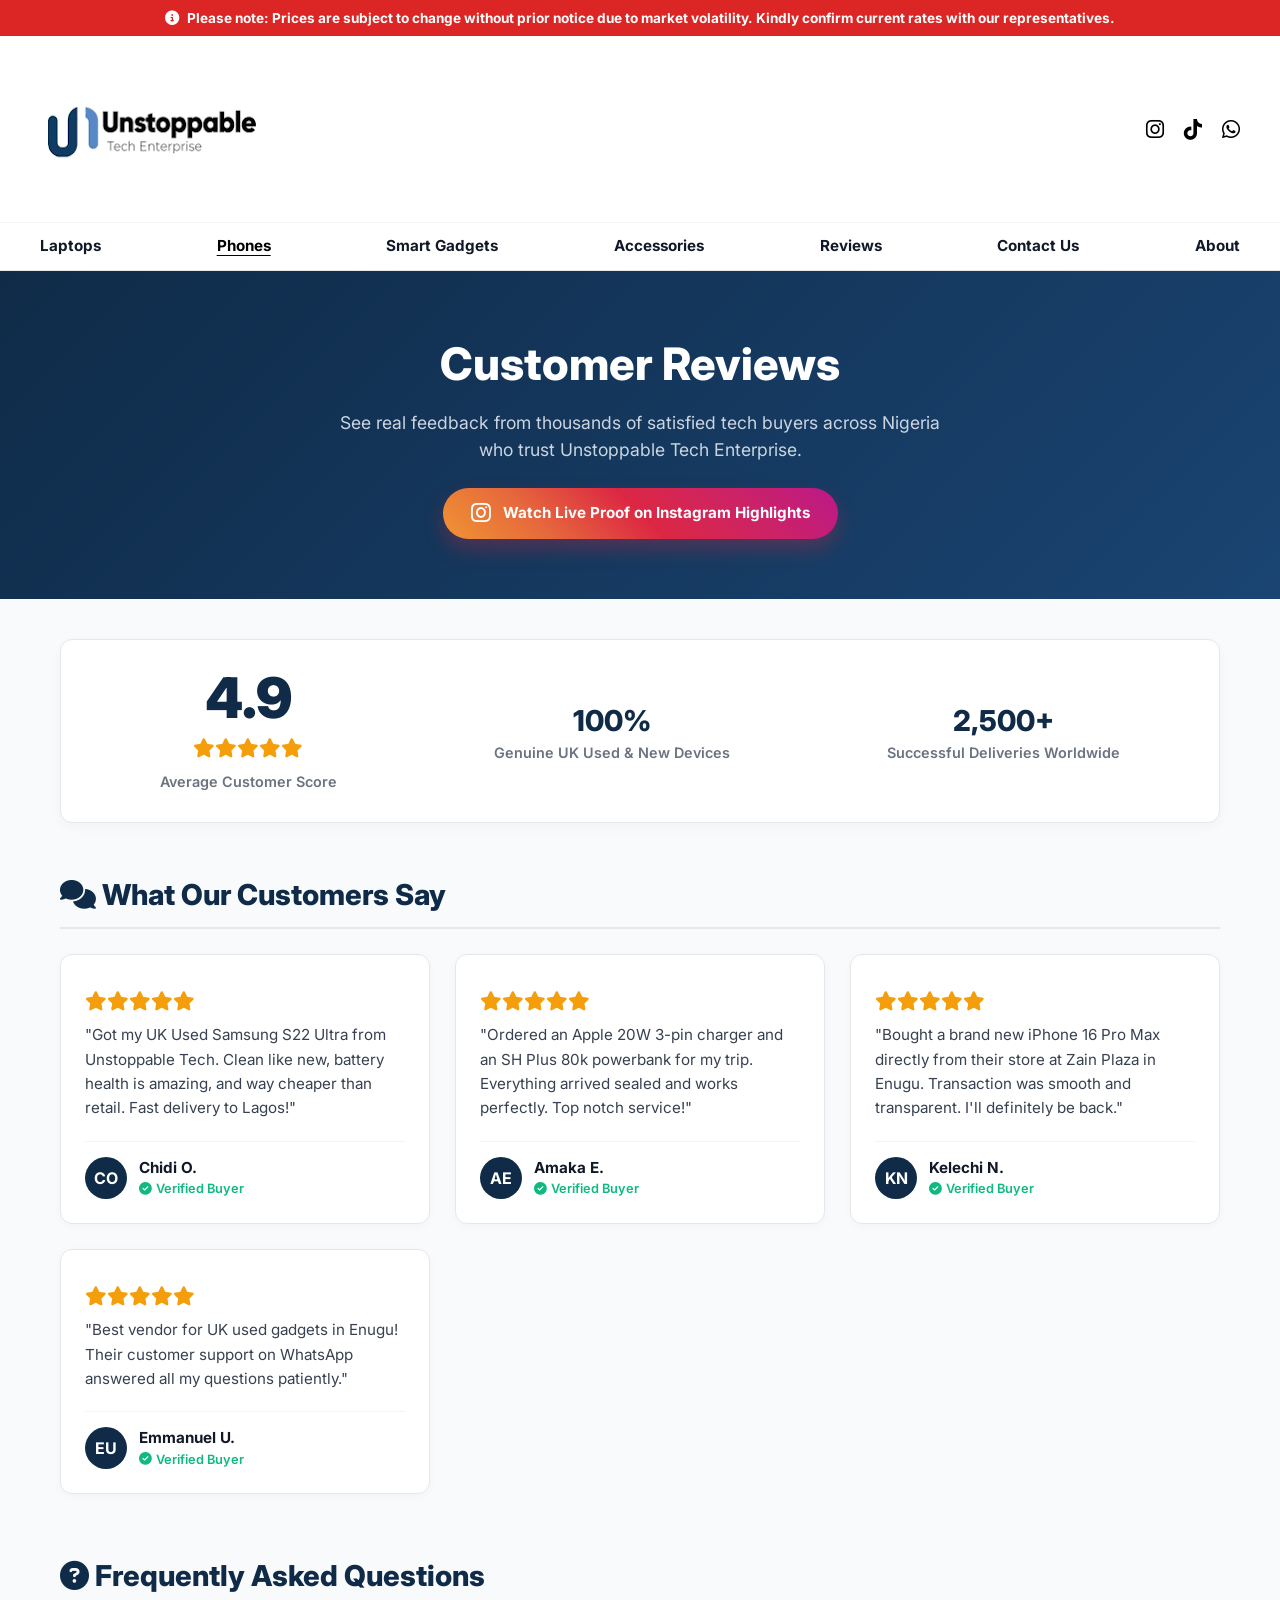
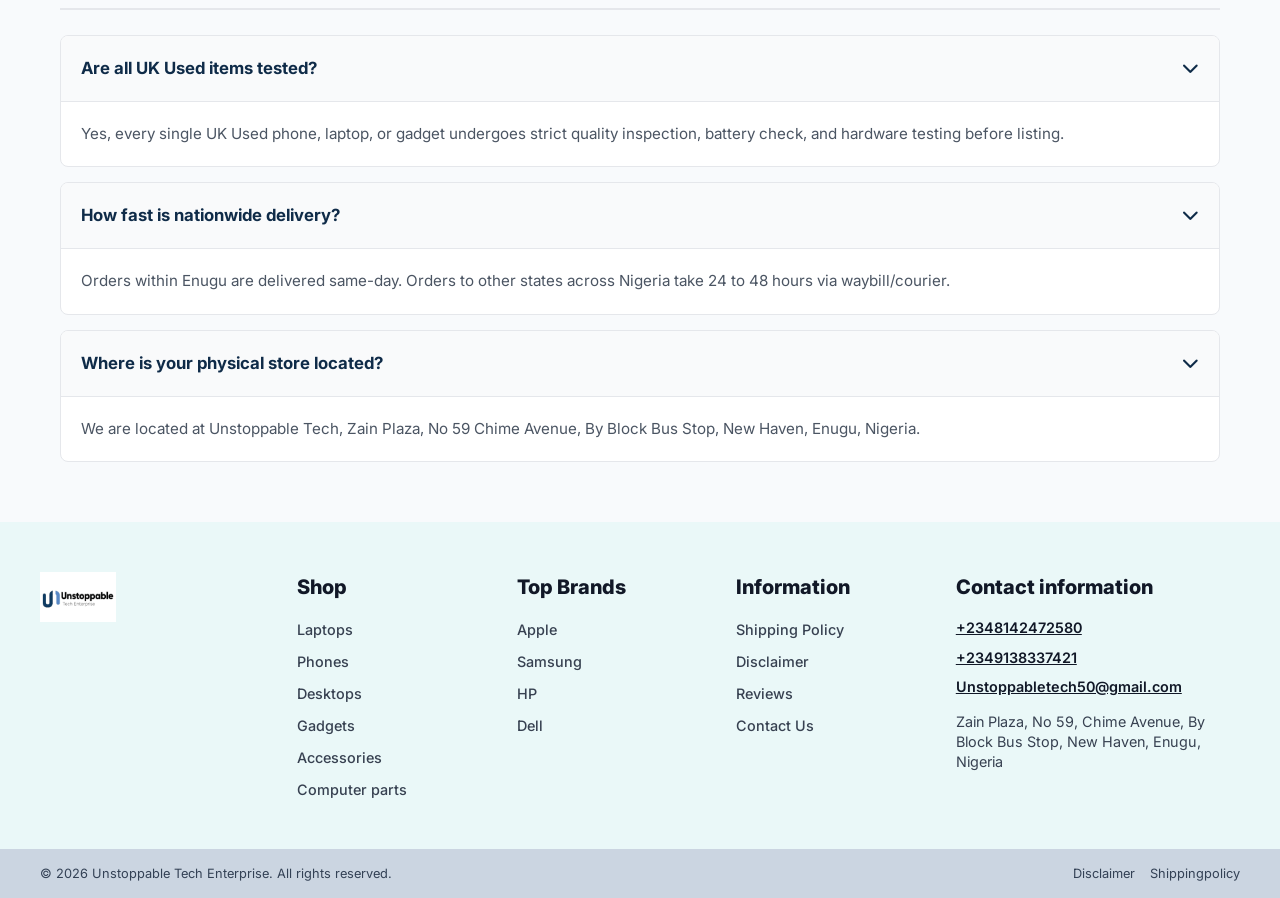
<file: Reviews.html>
<!DOCTYPE html>
<html lang="en">
<head>
  <meta charset="UTF-8">
  <meta name="viewport" content="width=device-width, initial-scale=1.0">
  <title>Customer Reviews & Feedback | Unstoppable Tech Enterprise</title>
  <!-- Google Fonts & Font Awesome Icons -->
  <link rel="preconnect" href="https://fonts.googleapis.com">
  <link rel="preconnect" href="https://fonts.gstatic.com" crossorigin>
  <link href="https://fonts.googleapis.com/css2?family=Inter:wght@400;500;600;700;800;900&display=swap" rel="stylesheet">
  <link rel="stylesheet" href="https://cdnjs.cloudflare.com/ajax/libs/font-awesome/6.4.0/css/all.min.css">
  <link rel="stylesheet" href="style.css">
  <style>
    /* Reviews Page Specific Styles */
    .reviews-hero {
      background: linear-gradient(135deg, #0f2b48 0%, #1a4472 100%);
      color: white;
      text-align: center;
      padding: 60px 20px;
      margin-bottom: 40px;
    }
    .reviews-hero h1 {
      font-size: 2.8rem;
      font-weight: 800;
      margin-bottom: 12px;
    }
    .reviews-hero p {
      color: #cbd5e1;
      font-size: 1.1rem;
      max-width: 600px;
      margin: 0 auto 25px auto;
    }
    
    /* Instagram Highlight Banner */
    .ig-highlight-banner {
      display: inline-flex;
      align-items: center;
      gap: 12px;
      background: linear-gradient(45deg, #f09433, #e6683c, #dc2743, #cc2366, #bc1888);
      color: white;
      padding: 14px 28px;
      border-radius: 50px;
      font-weight: 700;
      font-size: 0.95rem;
      text-decoration: none;
      box-shadow: 0 10px 20px rgba(220, 39, 67, 0.3);
      transition: transform 0.2s, box-shadow 0.2s;
    }
    .ig-highlight-banner:hover {
      transform: translateY(-2px);
      box-shadow: 0 14px 25px rgba(220, 39, 67, 0.4);
    }

    /* Overall Rating Summary */
    .rating-summary-card {
      max-width: 1200px;
      margin: 0 auto 50px auto;
      padding: 0 20px;
    }
    .summary-box {
      background: #ffffff;
      border: 1px solid #e5e7eb;
      border-radius: 12px;
      padding: 30px;
      display: flex;
      align-items: center;
      justify-content: space-around;
      flex-wrap: wrap;
      gap: 20px;
      text-align: center;
      box-shadow: 0 4px 12px rgba(0,0,0,0.03);
    }
    .big-score {
      font-size: 3.5rem;
      font-weight: 900;
      color: #0f2b48;
      line-height: 1;
    }
    .stars-icon {
      color: #f59e0b;
      font-size: 1.2rem;
      margin: 8px 0;
    }
    .stat-number {
      font-size: 1.8rem;
      font-weight: 800;
      color: #0f2b48;
    }
    .stat-label {
      color: #6b7280;
      font-size: 0.9rem;
      font-weight: 600;
    }

    /* Customer Testimonials Grid */
    .testimonials-container {
      max-width: 1200px;
      margin: 0 auto 60px auto;
      padding: 0 20px;
    }
    .section-title {
      font-size: 1.8rem;
      font-weight: 800;
      color: #0f2b48;
      margin-bottom: 25px;
      border-bottom: 2px solid #e5e7eb;
      padding-bottom: 10px;
    }
    .reviews-grid {
      display: grid;
      grid-template-columns: repeat(auto-fill, minmax(320px, 1fr));
      gap: 25px;
    }
    .review-card {
      background: #ffffff;
      border: 1px solid #e5e7eb;
      border-radius: 12px;
      padding: 24px;
      display: flex;
      flex-direction: column;
      justify-content: space-between;
      box-shadow: 0 2px 8px rgba(0,0,0,0.03);
      transition: transform 0.2s;
    }
    .review-card:hover {
      transform: translateY(-4px);
    }
    .review-text {
      color: #374151;
      font-size: 0.95rem;
      line-height: 1.6;
      margin-bottom: 20px;
    }
    .reviewer-info {
      display: flex;
      align-items: center;
      gap: 12px;
      border-top: 1px solid #f3f4f6;
      padding-top: 15px;
    }
    .avatar-circle {
      width: 42px;
      height: 42px;
      background-color: #0f2b48;
      color: white;
      border-radius: 50%;
      display: flex;
      align-items: center;
      justify-content: center;
      font-weight: 700;
      font-size: 1rem;
    }
    .reviewer-name {
      font-weight: 700;
      color: #111827;
      font-size: 0.95rem;
    }
    .verified-tag {
      color: #10b981;
      font-size: 0.8rem;
      font-weight: 600;
      display: flex;
      align-items: center;
      gap: 4px;
    }

    /* FAQ Section */
    .faq-container {
      max-width: 1200px;
      margin: 0 auto 60px auto;
      padding: 0 20px;
    }
    .faq-item {
      background: #ffffff;
      border: 1px solid #e5e7eb;
      border-radius: 8px;
      margin-bottom: 15px;
      overflow: hidden;
    }
    .faq-question {
      padding: 20px;
      font-weight: 700;
      color: #0f2b48;
      font-size: 1.05rem;
      cursor: pointer;
      display: flex;
      justify-content: space-between;
      align-items: center;
      background: #f9fafb;
    }
    .faq-answer {
      padding: 20px;
      color: #4b5563;
      font-size: 0.95rem;
      line-height: 1.6;
      border-top: 1px solid #e5e7eb;
    }
  </style>
</head>
<body>

  <!-- Header -->
  <div class="top-announcement-bar">
    <i class="fas fa-circle-info"></i>
    <span>Please note: Prices are subject to change without prior notice due to market volatility. Kindly confirm current rates with our representatives.</span>
  </div>

  <!-- Main Header -->
  <header class="header">
    <div class="top-header">
      <a href="Phones.html" class="logo-link">
        <img src="images/logo.png" alt="Unstoppable Tech Enterprise" class="brand-logo" onerror="this.onerror=null; this.src='https://via.placeholder.com/220x60/ffffff/0f2b48?text=Unstoppable+Tech';">
      </a>
      <div class="social-links">
        <a href="https://www.instagram.com/unstoppable_techh?dlrf=MTU1bzlmZHRybW9jNA%3D%3D&utm_source=qr" target="_blank" rel="noopener noreferrer" aria-label="Instagram"><i class="fab fa-instagram"></i></a>
        <a href="https://www.tiktok.com/@unstoppabletech?_r=1&_t=ZS-9Adv2xZmcsM" target="_blank" rel="noopener noreferrer" aria-label="TikTok"><i class="fab fa-tiktok"></i></a>
        <a href="https://wa.me/message/HZ3OK4SEQXMGN1" target="_blank" rel="noopener noreferrer" aria-label="WhatsApp"><i class="fab fa-whatsapp"></i></a>
            
      </div>
    </div>
    <nav class="nav-bar">
      <div class="nav-links">
        <a href="Laptops.html" class="nav-item">Laptops</a>
        <a href="Phones.html" class="nav-item active">Phones</a>
        <a href="SmartGadgets.html" class="nav-item">Smart Gadgets</a>
        <a href="Accesories.html" class="nav-item">Accessories</a>
        <a href="Reviews.html" class="nav-item">Reviews</a>
        <a href="Contact.html" class="nav-item">Contact Us</a>
        <a href="About.html" class="nav-item">About</a>
      </div>
    </nav>
  </header>

</div>

  <!-- Hero Section -->
  <section class="reviews-hero">
    <h1>Customer Reviews</h1>
    <p>See real feedback from thousands of satisfied tech buyers across Nigeria who trust Unstoppable Tech Enterprise.</p>
    
    <!-- Link to Instagram Highlight Reviews -->
    <a href="https://www.instagram.com/s/aGlnaGxpZ2h0OjE3OTc5Njk0NDAyOTcwODQ3?psln=MXE0aTY3ajNlc2lycA==" target="_blank" rel="noopener noreferrer" class="ig-highlight-banner">
      <i class="fab fa-instagram" style="font-size: 1.4rem;"></i>
      Watch Live Proof on Instagram Highlights
    </a>
  </section>

  <!-- Rating Summary Card -->
  <div class="rating-summary-card">
    <div class="summary-box">
      <div>
        <div class="big-score">4.9</div>
        <div class="stars-icon">
          <i class="fas fa-star"></i><i class="fas fa-star"></i><i class="fas fa-star"></i><i class="fas fa-star"></i><i class="fas fa-star"></i>
        </div>
        <div class="stat-label">Average Customer Score</div>
      </div>
      <div>
        <div class="stat-number">100%</div>
        <div class="stat-label">Genuine UK Used & New Devices</div>
      </div>
      <div>
        <div class="stat-number">2,500+</div>
        <div class="stat-label">Successful Deliveries Worldwide</div>
      </div>
    </div>
  </div>

  <!-- Verified Customer Reviews Grid -->
  <div class="testimonials-container">
    <h2 class="section-title"><i class="fas fa-comments"></i> What Our Customers Say</h2>

    <div class="reviews-grid">

      <!-- Review 1 -->
      <div class="review-card">
        <div>
          <div class="stars-icon">
            <i class="fas fa-star"></i><i class="fas fa-star"></i><i class="fas fa-star"></i><i class="fas fa-star"></i><i class="fas fa-star"></i>
          </div>
          <p class="review-text">"Got my UK Used Samsung S22 Ultra from Unstoppable Tech. Clean like new, battery health is amazing, and way cheaper than retail. Fast delivery to Lagos!"</p>
        </div>
        <div class="reviewer-info">
          <div class="avatar-circle">CO</div>
          <div>
            <div class="reviewer-name">Chidi O.</div>
            <div class="verified-tag"><i class="fas fa-check-circle"></i> Verified Buyer</div>
          </div>
        </div>
      </div>

      <!-- Review 2 -->
      <div class="review-card">
        <div>
          <div class="stars-icon">
            <i class="fas fa-star"></i><i class="fas fa-star"></i><i class="fas fa-star"></i><i class="fas fa-star"></i><i class="fas fa-star"></i>
          </div>
          <p class="review-text">"Ordered an Apple 20W 3-pin charger and an SH Plus 80k powerbank for my trip. Everything arrived sealed and works perfectly. Top notch service!"</p>
        </div>
        <div class="reviewer-info">
          <div class="avatar-circle">AE</div>
          <div>
            <div class="reviewer-name">Amaka E.</div>
            <div class="verified-tag"><i class="fas fa-check-circle"></i> Verified Buyer</div>
          </div>
        </div>
      </div>

      <!-- Review 3 -->
      <div class="review-card">
        <div>
          <div class="stars-icon">
            <i class="fas fa-star"></i><i class="fas fa-star"></i><i class="fas fa-star"></i><i class="fas fa-star"></i><i class="fas fa-star"></i>
          </div>
          <p class="review-text">"Bought a brand new iPhone 16 Pro Max directly from their store at Zain Plaza in Enugu. Transaction was smooth and transparent. I'll definitely be back."</p>
        </div>
        <div class="reviewer-info">
          <div class="avatar-circle">KN</div>
          <div>
            <div class="reviewer-name">Kelechi N.</div>
            <div class="verified-tag"><i class="fas fa-check-circle"></i> Verified Buyer</div>
          </div>
        </div>
      </div>

      <!-- Review 4 -->
      <div class="review-card">
        <div>
          <div class="stars-icon">
            <i class="fas fa-star"></i><i class="fas fa-star"></i><i class="fas fa-star"></i><i class="fas fa-star"></i><i class="fas fa-star"></i>
          </div>
          <p class="review-text">"Best vendor for UK used gadgets in Enugu! Their customer support on WhatsApp answered all my questions patiently."</p>
        </div>
        <div class="reviewer-info">
          <div class="avatar-circle">EU</div>
          <div>
            <div class="reviewer-name">Emmanuel U.</div>
            <div class="verified-tag"><i class="fas fa-check-circle"></i> Verified Buyer</div>
          </div>
        </div>
      </div>

    </div>
  </div>

  <!-- Frequently Asked Questions -->
  <div class="faq-container">
    <h2 class="section-title"><i class="fas fa-question-circle"></i> Frequently Asked Questions</h2>

    <div class="faq-item">
      <div class="faq-question">Are all UK Used items tested? <i class="fas fa-chevron-down"></i></div>
      <div class="faq-answer">Yes, every single UK Used phone, laptop, or gadget undergoes strict quality inspection, battery check, and hardware testing before listing.</div>
    </div>

    <div class="faq-item">
      <div class="faq-question">How fast is nationwide delivery? <i class="fas fa-chevron-down"></i></div>
      <div class="faq-answer">Orders within Enugu are delivered same-day. Orders to other states across Nigeria take 24 to 48 hours via waybill/courier.</div>
    </div>

    <div class="faq-item">
      <div class="faq-question">Where is your physical store located? <i class="fas fa-chevron-down"></i></div>
      <div class="faq-answer">We are located at Unstoppable Tech, Zain Plaza, No 59 Chime Avenue, By Block Bus Stop, New Haven, Enugu, Nigeria.</div>
    </div>
  </div>

  <!-- Footer -->
  <footer class="site-footer">
    <div class="footer-grid">
      <div>
        <img src="images/logo.png" alt="Unstoppable Tech Enterprise" class="footer-logo" onerror="this.onerror=null; this.src='https://via.placeholder.com/220x60/eaf8f8/0f2b48?text=Unstoppable+Tech';">
      </div>
      <div>
        <h4 class="footer-title">Shop</h4>
        <ul class="footer-links">
          <li><a href="Laptops.html">Laptops</a></li>
          <li><a href="Phones.html">Phones</a></li>
          <li><a href="Desktops.html">Desktops</a></li>
          <li><a href="SmartGadgets.html">Gadgets</a></li>
          <li><a href="accessories.html">Accessories</a></li>
          <li><a href="Computerparts.html">Computer parts</a></li>
        </ul>
      </div>
      <div>
        <h4 class="footer-title">Top Brands</h4>
        <ul class="footer-links">
          <li><a href="Phones.html">Apple</a></li>
          <li><a href="Phones.html">Samsung</a></li>
          <li><a href="Laptops.html">HP</a></li>
          <li><a href="Laptops.html">Dell</a></li>
        </ul>
      </div>
      <div>
        <h4 class="footer-title">Information</h4>
        <ul class="footer-links">
         <li><a href="Shippingpolicy.html">Shipping Policy</a></li>
          <li><a href="Disclaimer.html">Disclaimer</a></li>
          <li><a href="Reviews.html">Reviews</a></li>
          <li><a href="Contact.html">Contact Us</a></li>
        </ul>
      </div>
      <div>
        <h4 class="footer-title">Contact information</h4>
        <div class="contact-info">
          <a href="tel:+2348142472580">+2348142472580</a>
          <a href="tel:+2349138337421">+2349138337421</a>
          <a href="mailto:Unstoppabletech50@gmail.com">Unstoppabletech50@gmail.com</a>
          <p>Zain Plaza, No 59, Chime Avenue, By Block Bus Stop, New Haven, Enugu, Nigeria</p>
        </div>
      </div>
    </div>

     <div class="sub-footer">
      <div>© 2026 Unstoppable Tech Enterprise. All rights reserved.</div>
      <div class="sub-footer-links">
        <a href="Disclaimer.html">Disclaimer</a>
        <a href="Shippingpolicy.html">Shippingpolicy</a>
      </div>
    </div>
  </footer>

  <script src="script.js"></script>
</body>
</html>
</file>
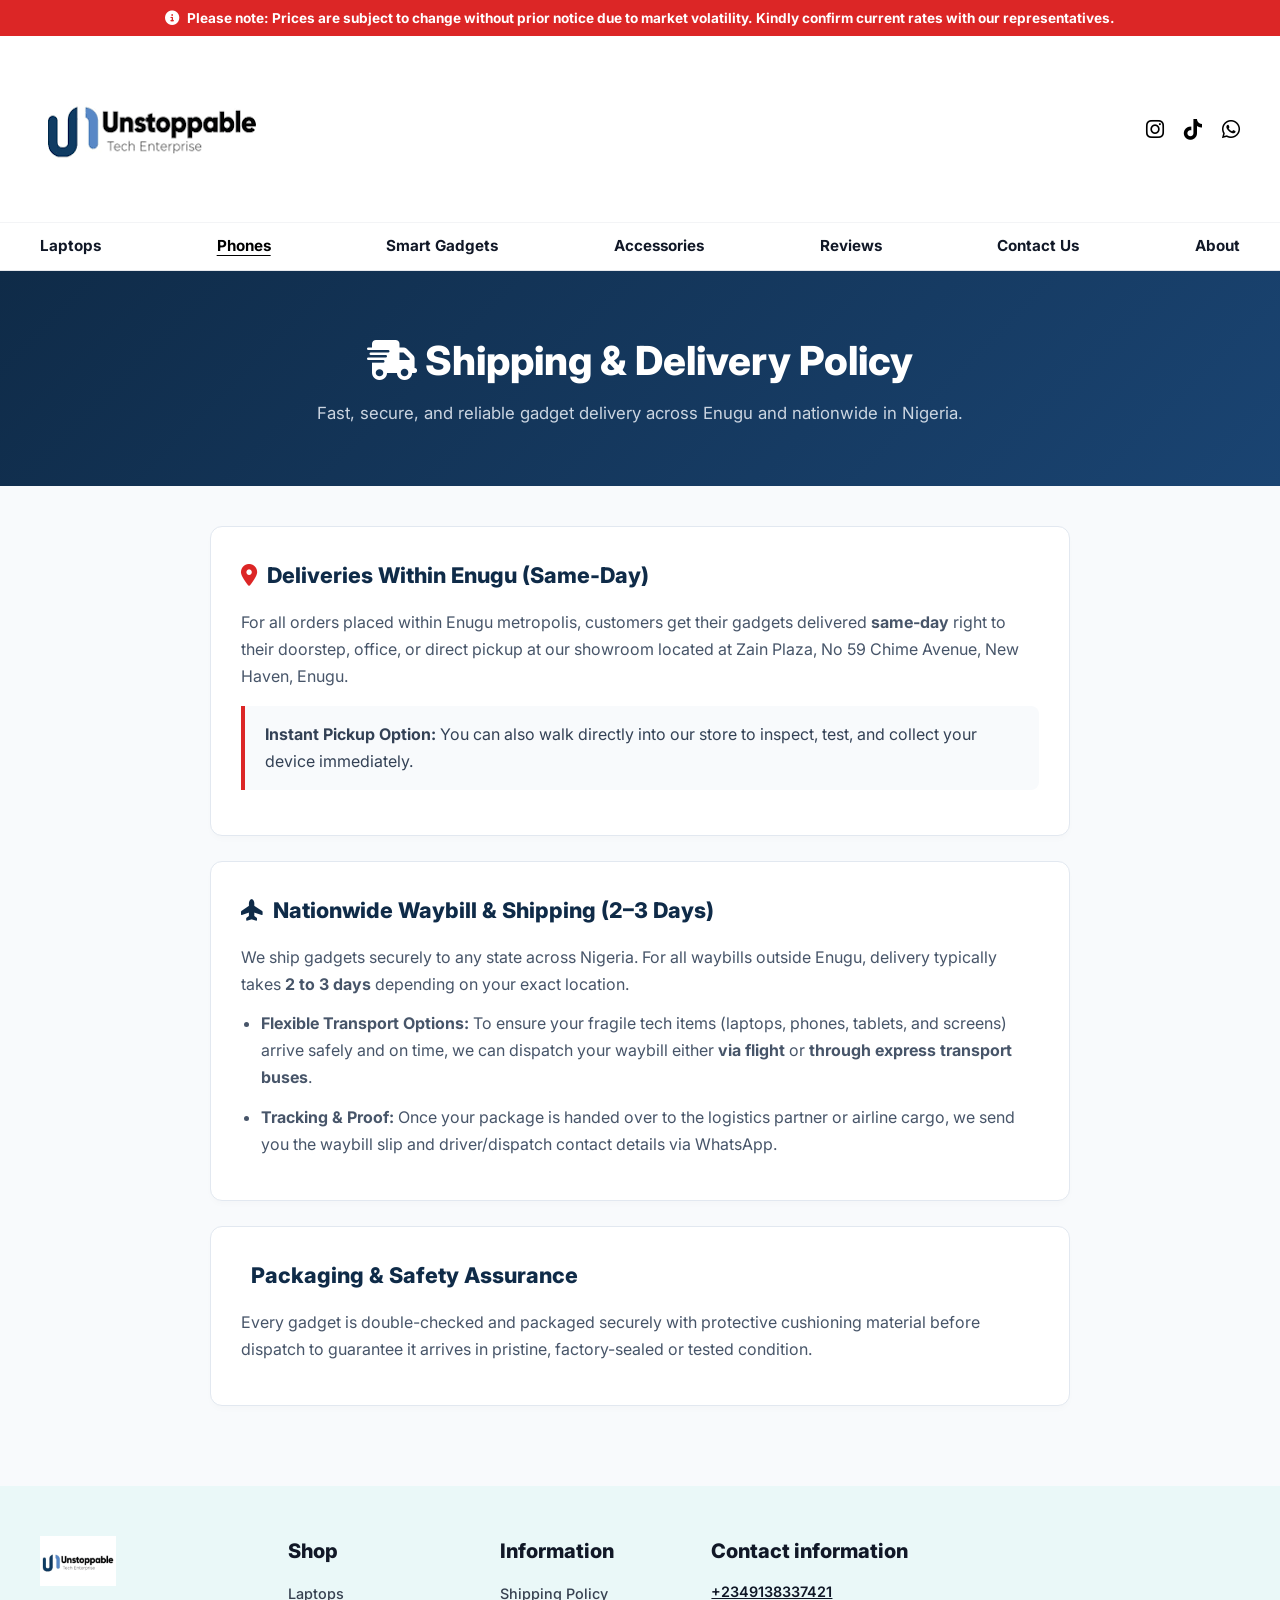
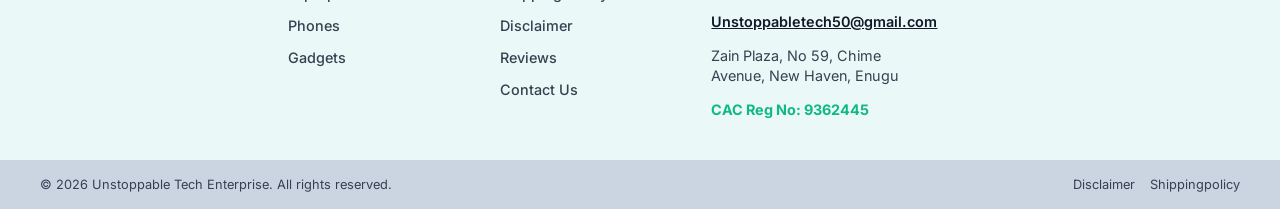
<file: Shippingpolicy.html>
<!DOCTYPE html>
<html lang="en">
<head>
  <meta charset="UTF-8">
  <meta name="viewport" content="width=device-width, initial-scale=1.0">
  <title>Shipping Policy | Unstoppable Tech Enterprise</title>
  <link rel="preconnect" href="https://fonts.googleapis.com">
  <link rel="preconnect" href="https://fonts.gstatic.com" crossorigin>
  <link href="https://fonts.googleapis.com/css2?family=Inter:wght@400;500;600;700;800;900&display=swap" rel="stylesheet">
  <link rel="stylesheet" href="https://cdnjs.cloudflare.com/ajax/libs/font-awesome/6.4.0/css/all.min.css">
  <link rel="stylesheet" href="style.css">
  <style>
    .policy-hero {
      background: linear-gradient(135deg, #0f2b48 0%, #1a4472 100%);
      color: white;
      text-align: center;
      padding: 60px 20px;
      margin-bottom: 40px;
    }
    .policy-hero h1 {
      font-size: 2.5rem;
      font-weight: 800;
      margin-bottom: 10px;
    }
    .policy-hero p {
      color: #cbd5e1;
      font-size: 1.05rem;
    }
    .policy-container {
      max-width: 900px;
      margin: 0 auto 80px auto;
      padding: 0 20px;
      color: #334155;
      line-height: 1.7;
    }
    .policy-card {
      background: #ffffff;
      border: 1px solid #e2e8f0;
      border-radius: 12px;
      padding: 30px;
      margin-bottom: 25px;
      box-shadow: 0 4px 6px -1px rgba(0,0,0,0.02);
    }
    .policy-card h2 {
      font-size: 1.35rem;
      font-weight: 800;
      color: #0f2b48;
      margin-bottom: 15px;
      display: flex;
      align-items: center;
      gap: 10px;
    }
    .policy-card p, .policy-card li {
      font-size: 1rem;
      color: #475569;
      margin-bottom: 12px;
    }
    .policy-card ul {
      padding-left: 20px;
    }
    .highlight-box {
      background-color: #f8fafc;
      border-left: 4px solid #dc2626;
      padding: 15px 20px;
      margin: 15px 0;
      border-radius: 0 8px 8px 0;
    }
  </style>
</head>
<body>

  <!-- Header -->
  <div class="top-announcement-bar">
    <i class="fas fa-circle-info"></i>
    <span>Please note: Prices are subject to change without prior notice due to market volatility. Kindly confirm current rates with our representatives.</span>
  </div>

  <!-- Main Header -->
  <header class="header">
    <div class="top-header">
      <a href="Phones.html" class="logo-link">
        <img src="images/logo.png" alt="Unstoppable Tech Enterprise" class="brand-logo" onerror="this.onerror=null; this.src='https://via.placeholder.com/220x60/ffffff/0f2b48?text=Unstoppable+Tech';">
      </a>
      <div class="social-links">
        <a href="https://www.instagram.com/unstoppable_techh?dlrf=MTU1bzlmZHRybW9jNA%3D%3D&utm_source=qr" target="_blank" rel="noopener noreferrer" aria-label="Instagram"><i class="fab fa-instagram"></i></a>
        <a href="https://www.tiktok.com/@unstoppabletech?_r=1&_t=ZS-9Adv2xZmcsM" target="_blank" rel="noopener noreferrer" aria-label="TikTok"><i class="fab fa-tiktok"></i></a>
        <a href="https://wa.me/message/HZ3OK4SEQXMGN1" target="_blank" rel="noopener noreferrer" aria-label="WhatsApp"><i class="fab fa-whatsapp"></i></a>
            
      </div>
    </div>
    <nav class="nav-bar">
      <div class="nav-links">
        <a href="Laptops.html" class="nav-item">Laptops</a>
        <a href="Phones.html" class="nav-item active">Phones</a>
        <a href="SmartGadgets.html" class="nav-item">Smart Gadgets</a>
        <a href="Accesories.html" class="nav-item">Accessories</a>
        <a href="Reviews.html" class="nav-item">Reviews</a>
        <a href="Contact.html" class="nav-item">Contact Us</a>
        <a href="About.html" class="nav-item">About</a>
      </div>
    </nav>
  </header>

</div>

  <section class="policy-hero">
    <h1><i class="fas fa-truck-fast"></i> Shipping & Delivery Policy</h1>
    <p>Fast, secure, and reliable gadget delivery across Enugu and nationwide in Nigeria.</p>
  </section>

  <main class="policy-container">
    
    <div class="policy-card">
      <h2><i class="fas fa-location-dot" style="color: #dc2626;"></i> Deliveries Within Enugu (Same-Day)</h2>
      <p>For all orders placed within Enugu metropolis, customers get their gadgets delivered <strong>same-day</strong> right to their doorstep, office, or direct pickup at our showroom located at Zain Plaza, No 59 Chime Avenue, New Haven, Enugu.</p>
      <div class="highlight-box">
        <strong>Instant Pickup Option:</strong> You can also walk directly into our store to inspect, test, and collect your device immediately.
      </div>
    </div>

    <div class="policy-card">
      <h2><i class="fas fa-plane-up" style="color: #0f2b48;"></i> Nationwide Waybill & Shipping (2–3 Days)</h2>
      <p>We ship gadgets securely to any state across Nigeria. For all waybills outside Enugu, delivery typically takes <strong>2 to 3 days</strong> depending on your exact location.</p>
      <ul>
        <li><strong>Flexible Transport Options:</strong> To ensure your fragile tech items (laptops, phones, tablets, and screens) arrive safely and on time, we can dispatch your waybill either <strong>via flight</strong> or <strong>through express transport buses</strong>.</li>
        <li><strong>Tracking & Proof:</strong> Once your package is handed over to the logistics partner or airline cargo, we send you the waybill slip and driver/dispatch contact details via WhatsApp.</li>
      </ul>
    </div>

    <div class="policy-card">
      <h2><i class="fas fa-box-check" style="color: #10b981;"></i> Packaging & Safety Assurance</h2>
      <p>Every gadget is double-checked and packaged securely with protective cushioning material before dispatch to guarantee it arrives in pristine, factory-sealed or tested condition.</p>
    </div>

  </main>

  <footer class="site-footer">
    <div class="footer-grid">
      <div>
        <img src="images/logo.png" alt="Unstoppable Tech" class="footer-logo" onerror="this.onerror=null; this.src='https://via.placeholder.com/220x60/eaf8f8/0f2b48?text=Unstoppable+Tech';">
      </div>
      <div>
        <h4 class="footer-title">Shop</h4>
        <ul class="footer-links">
          <li><a href="Laptops.html">Laptops</a></li>
          <li><a href="index.html">Phones</a></li>
          <li><a href="SmartGadgets.html">Gadgets</a></li>
        </ul>
      </div>
      <div>
        <h4 class="footer-title">Information</h4>
        <ul class="footer-links">
          <li><a href="Shippingpolicy.html">Shipping Policy</a></li>
          <li><a href="Disclaimer.html">Disclaimer</a></li>
          <li><a href="Reviews.html">Reviews</a></li>
          <li><a href="Contact.html">Contact Us</a></li>
        </ul>
      </div>
      <div>
        <h4 class="footer-title">Contact information</h4>
        <div class="contact-info">
          <a href="tel:+2349138337421">+2349138337421</a>
          <a href="mailto:Unstoppabletech50@gmail.com">Unstoppabletech50@gmail.com</a>
          <p>Zain Plaza, No 59, Chime Avenue, New Haven, Enugu</p>
          <p style="margin-top: 5px; font-weight: 700; color: #10b981;">CAC Reg No: 9362445</p>
        </div>
      </div>
    </div>
     <div class="sub-footer">
      <div>© 2026 Unstoppable Tech Enterprise. All rights reserved.</div>
      <div class="sub-footer-links">
        <a href="Disclaimer.html">Disclaimer</a>
        <a href="Shippingpolicy.html">Shippingpolicy</a>
      </div>
    </div>
  </footer>

  <script src="script.js"></script>
</body>
</html>
</file>
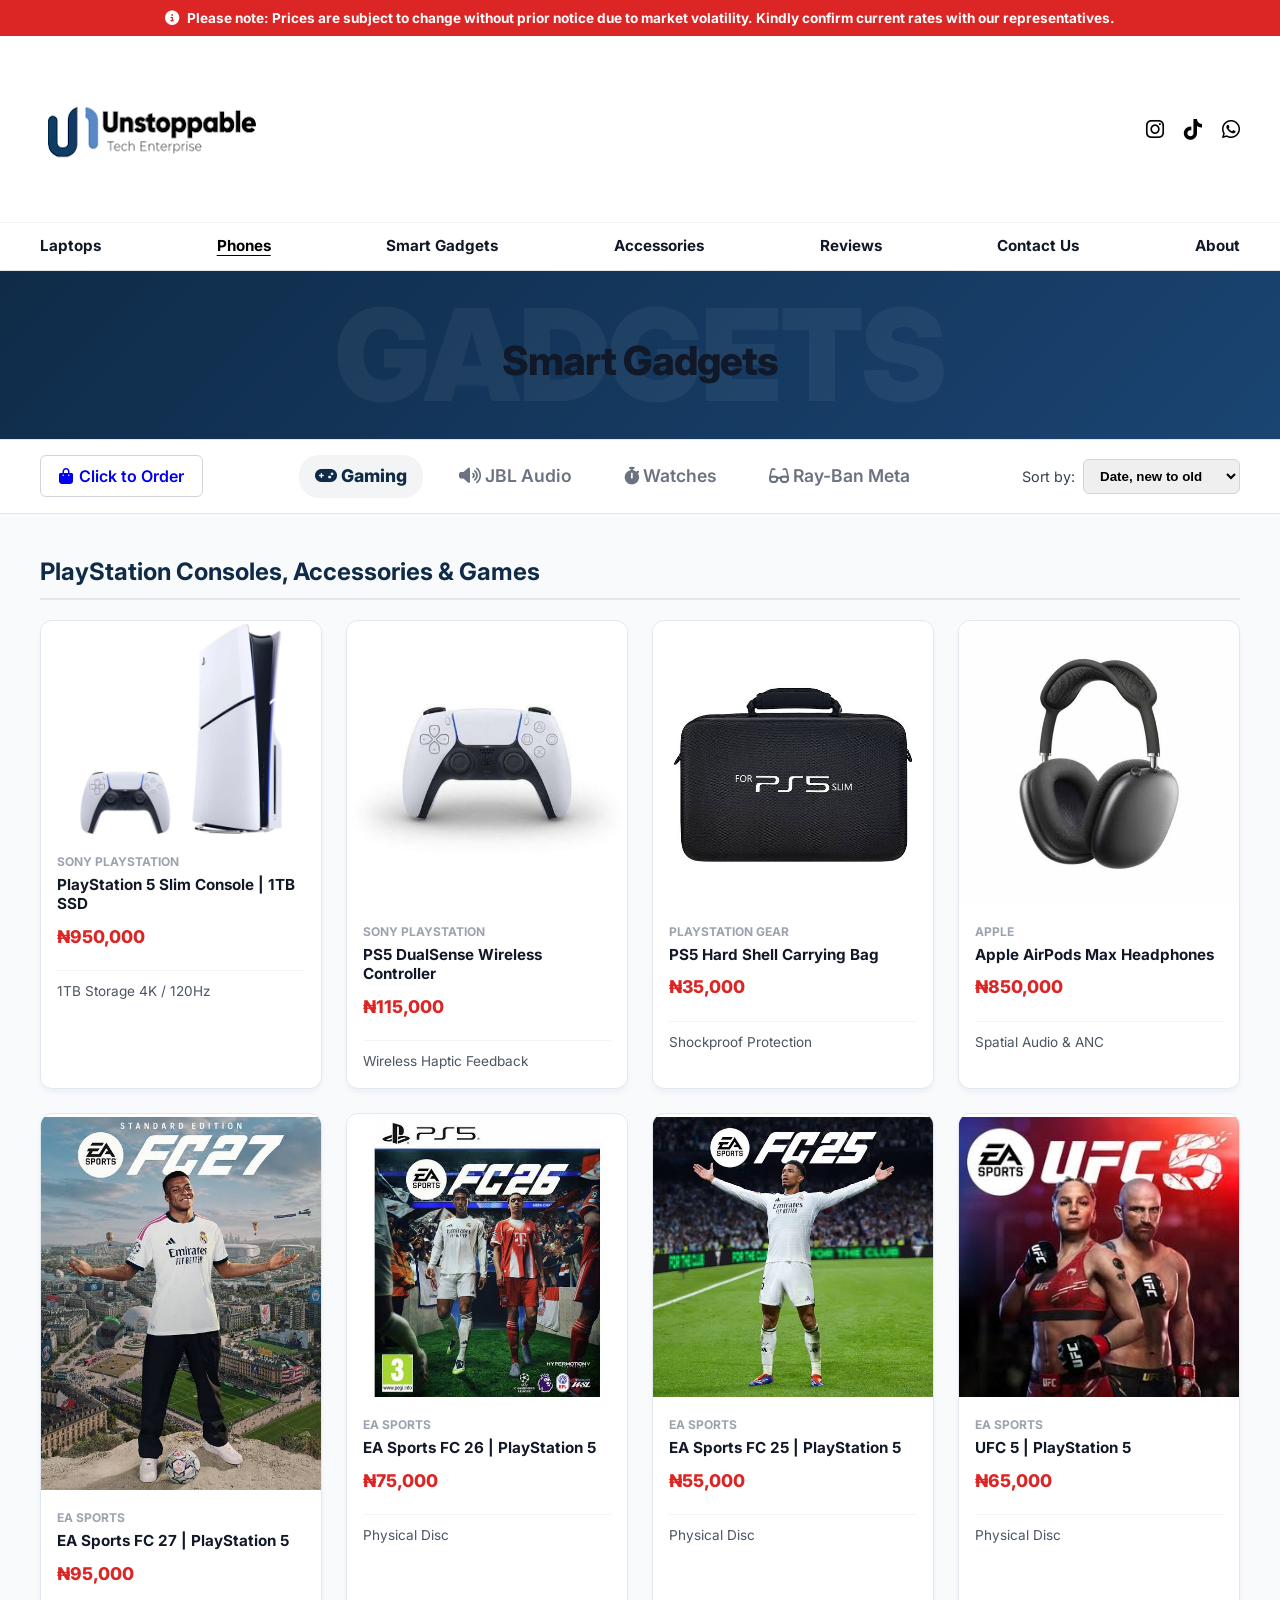
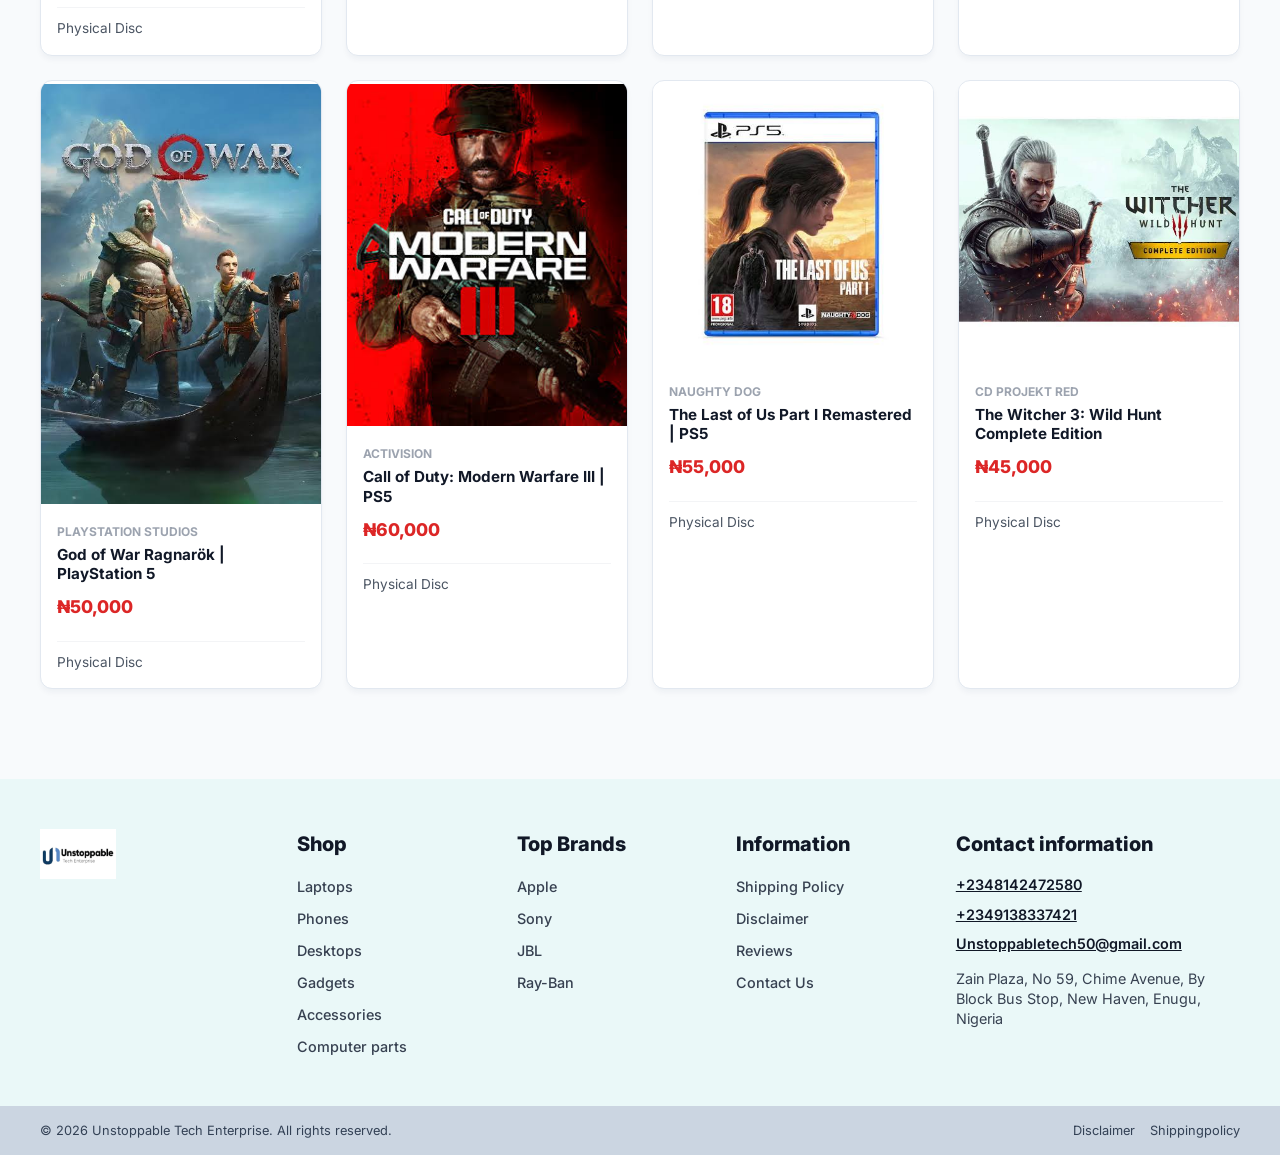
<file: SmartGadgets.html>
<!DOCTYPE html>
<html lang="en">
<head>
  <meta charset="UTF-8">
  <meta name="viewport" content="width=device-width, initial-scale=1.0">
  <title>Smart Gadgets | Unstoppable Tech Enterprise</title>
  <!-- Google Fonts & Font Awesome Icons -->
  <link rel="preconnect" href="https://fonts.googleapis.com">
  <link rel="preconnect" href="https://fonts.gstatic.com" crossorigin>
  <link href="https://fonts.googleapis.com/css2?family=Inter:wght@400;500;600;700;800;900&display=swap" rel="stylesheet">
  <link rel="stylesheet" href="https://cdnjs.cloudflare.com/ajax/libs/font-awesome/6.4.0/css/all.min.css">
  <link rel="stylesheet" href="style.css">
  <style>
    /* Styling for smooth tab switching and active states */
    .subtype-link {
      cursor: pointer;
      text-decoration: none;
      padding: 8px 16px;
      border-radius: 20px;
      color: #6b7280;
      font-weight: 600;
      transition: all 0.2s ease;
    }
    .subtype-link.active {
      color: #0f2b48;
      font-weight: 800;
      background-color: #f3f4f6;
    }
    .gadget-section {
      margin-bottom: 50px;
    }
  </style>
</head>
<body>

  <!-- Header -->
   <div class="top-announcement-bar">
    <i class="fas fa-circle-info"></i>
    <span>Please note: Prices are subject to change without prior notice due to market volatility. Kindly confirm current rates with our representatives.</span>
  </div>

  <!-- Main Header -->
  <header class="header">
    <div class="top-header">
      <a href="Phones.html" class="logo-link">
        <img src="images/logo.png" alt="Unstoppable Tech Enterprise" class="brand-logo" onerror="this.onerror=null; this.src='https://via.placeholder.com/220x60/ffffff/0f2b48?text=Unstoppable+Tech';">
      </a>
      <div class="social-links">
        <a href="https://www.instagram.com/unstoppable_techh?dlrf=MTU1bzlmZHRybW9jNA%3D%3D&utm_source=qr" target="_blank" rel="noopener noreferrer" aria-label="Instagram"><i class="fab fa-instagram"></i></a>
        <a href="https://www.tiktok.com/@unstoppabletech?_r=1&_t=ZS-9Adv2xZmcsM" target="_blank" rel="noopener noreferrer" aria-label="TikTok"><i class="fab fa-tiktok"></i></a>
        <a href="https://wa.me/message/HZ3OK4SEQXMGN1" target="_blank" rel="noopener noreferrer" aria-label="WhatsApp"><i class="fab fa-whatsapp"></i></a>
             
      </div>
    </div>
    <nav class="nav-bar">
      <div class="nav-links">
        <a href="Laptops.html" class="nav-item">Laptops</a>
        <a href="Phones.html" class="nav-item active">Phones</a>
        <a href="SmartGadgets.html" class="nav-item">Smart Gadgets</a>
        <a href="Accesories.html" class="nav-item">Accessories</a>
        <a href="Reviews.html" class="nav-item">Reviews</a>
        <a href="Contact.html" class="nav-item">Contact Us</a>
        <a href="About.html" class="nav-item">About</a>
      </div>
    </nav>
  </header>

</div>

  <!-- Hero Banner -->
  <section class="laptops-hero-section">
    <div class="watermark-bg">GADGETS</div>
    <h1 class="laptops-title">Smart Gadgets</h1>
  </section>

  <!-- Sub-category Filter Toolbar -->
  <div class="filter-toolbar-container">
    <div class="filter-toolbar">
          <a href="contact.html?subject=Direct%20Order" class="show-filters-btn" style="text-decoration: none; display: inline-flex; align-items: center; gap: 6px;">
      <i class="fas fa-shopping-bag"></i> Click to Order
    </a>

      <div class="category-subtypes">
        <a href="javascript:void(0);" onclick="switchTab('gaming', this)" class="subtype-link active">
          <i class="fas fa-gamepad"></i> Gaming
        </a>
        <a href="javascript:void(0);" onclick="switchTab('jbl', this)" class="subtype-link">
          <i class="fas fa-volume-up"></i> JBL Audio
        </a>
        <a href="javascript:void(0);" onclick="switchTab('watches', this)" class="subtype-link">
          <i class="fas fa-stopwatch"></i> Watches
        </a>
        <a href="javascript:void(0);" onclick="switchTab('rayban', this)" class="subtype-link">
          <i class="fas fa-glasses"></i> Ray-Ban Meta
        </a>
      </div>

      <div class="sort-dropdown-wrapper">
        <label for="sortSelect">Sort by:</label>
        <select id="sortSelect" class="sort-select">
          <option value="newest">Date, new to old</option>
          <option value="price-low">Price, low to high</option>
          <option value="price-high">Price, high to low</option>
        </select>
      </div>
    </div>
  </div>

  <main class="laptops-main-container">

    <!-- ========================================== -->
    <!-- TAB 1: GAMING & PLAYSTATION (Visible by default) -->
    <!-- ========================================== -->
    <section id="gaming" class="gadget-section" style="display: block;">
      <h2 style="font-size: 1.5rem; color: #0f2b48; margin-bottom: 20px; border-bottom: 2px solid #e5e7eb; padding-bottom: 8px;">
        PlayStation Consoles, Accessories & Games
      </h2>

      <div class="laptop-cards-grid">
        <!-- PS5 Slim -->
        <div class="laptop-card">
          <div class="laptop-img-wrapper">
            <img src="images/ps5.png" alt="PS5 Slim Console" onerror="this.onerror=null; this.src='https://images.unsplash.com/photo-1606813907291-d86efa9b94db?auto=format&fit=crop&w=500&q=80';">
                             
          </div>
          <div class="laptop-info">
            <div class="brand-name">SONY PLAYSTATION</div>
            <h3 class="laptop-model">PlayStation 5 Slim Console | 1TB SSD</h3>
            <div class="price-box">
              <span class="current-price" style="color: #dc2626; font-weight: 800; font-size: 1.1rem;">₦950,000</span>
            </div>
            <div class="laptop-specs-bar" style="margin-top: 8px; font-size: 0.85rem; color: #4b5563;">
              <span>1TB Storage 4K / 120Hz</span>
            </div>
          </div>
        </div>

        <!-- PS5 DualSense Controller -->
        <div class="laptop-card">
          <div class="laptop-img-wrapper">
            <img src="images/ps5pad.png" alt="PS5 Controller" onerror="this.onerror=null; this.src='https://images.unsplash.com/photo-1606813907291-d86efa9b94db?auto=format&fit=crop&w=500&q=80';">
                          
          </div>
          <div class="laptop-info">
            <div class="brand-name">SONY PLAYSTATION</div>
            <h3 class="laptop-model">PS5 DualSense Wireless Controller</h3>
            <div class="price-box">
              <span class="current-price" style="color: #dc2626; font-weight: 800; font-size: 1.1rem;">₦115,000</span>
            </div>
            <div class="laptop-specs-bar" style="margin-top: 8px; font-size: 0.85rem; color: #4b5563;">
              <span>Wireless Haptic Feedback</span>
            </div>
          </div>
        </div>

        <!-- PS5 Travel Bag -->
        <div class="laptop-card">
          <div class="laptop-img-wrapper">
            <img src="images/ps5bag.png" alt="PS5 Travel Bag" onerror="this.onerror=null; this.src='https://images.unsplash.com/photo-1553062407-98eeb64c6a62?auto=format&fit=crop&w=500&q=80';">
                       
          </div>
          <div class="laptop-info">
            <div class="brand-name">PLAYSTATION GEAR</div>
            <h3 class="laptop-model">PS5 Hard Shell Carrying Bag</h3>
            <div class="price-box">
              <span class="current-price" style="color: #dc2626; font-weight: 800; font-size: 1.1rem;">₦35,000</span>
            </div>
            <div class="laptop-specs-bar" style="margin-top: 8px; font-size: 0.85rem; color: #4b5563;">
              <span>Shockproof Protection</span>
            </div>
          </div>
        </div>

        <!-- AirPods Max -->
        <div class="laptop-card">
          <div class="laptop-img-wrapper">
            <img src="images/Airpodmax.png" alt="Apple AirPods Max" onerror="this.onerror=null; this.src='https://images.unsplash.com/photo-1546435770-a3e426bf472b?auto=format&fit=crop&w=500&q=80';">
                     
          </div>
          <div class="laptop-info">
            <div class="brand-name">APPLE</div>
            <h3 class="laptop-model">Apple AirPods Max Headphones</h3>
            <div class="price-box">
              <span class="current-price" style="color: #dc2626; font-weight: 800; font-size: 1.1rem;">₦850,000</span>
            </div>
            <div class="laptop-specs-bar" style="margin-top: 8px; font-size: 0.85rem; color: #4b5563;">
              <span>Spatial Audio & ANC</span>
            </div>
          </div>
        </div>

        <!-- EA Sports FC 27 -->
        <div class="laptop-card">
          <div class="laptop-img-wrapper">
            <img src="images/fc27.png" alt="EA Sports FC 27" onerror="this.onerror=null; this.src='https://images.unsplash.com/photo-1606813907291-d86efa9b94db?auto=format&fit=crop&w=500&q=80';">
                         
          </div>
          <div class="laptop-info">
            <div class="brand-name">EA SPORTS</div>
            <h3 class="laptop-model">EA Sports FC 27 | PlayStation 5</h3>
            <div class="price-box">
              <span class="current-price" style="color: #dc2626; font-weight: 800; font-size: 1.1rem;">₦95,000</span>
            </div>
            <div class="laptop-specs-bar" style="margin-top: 8px; font-size: 0.85rem; color: #4b5563;">
              <span>Physical Disc</span>
            </div>
          </div>
        </div>

        <!-- EA Sports FC 26 -->
        <div class="laptop-card">
          <div class="laptop-img-wrapper">
            <img src="images/FC26.png" alt="EA Sports FC 26" onerror="this.onerror=null; this.src='https://images.unsplash.com/photo-1606813907291-d86efa9b94db?auto=format&fit=crop&w=500&q=80';">
                             
          </div>
          <div class="laptop-info">
            <div class="brand-name">EA SPORTS</div>
            <h3 class="laptop-model">EA Sports FC 26 | PlayStation 5</h3>
            <div class="price-box">
              <span class="current-price" style="color: #dc2626; font-weight: 800; font-size: 1.1rem;">₦75,000</span>
            </div>
            <div class="laptop-specs-bar" style="margin-top: 8px; font-size: 0.85rem; color: #4b5563;">
              <span>Physical Disc</span>
            </div>
          </div>
        </div>

        <!-- EA Sports FC 25 -->
        <div class="laptop-card">
          <div class="laptop-img-wrapper">
            <img src="images/Fc25.png" alt="EA Sports FC 25" onerror="this.onerror=null; this.src='https://images.unsplash.com/photo-1606813907291-d86efa9b94db?auto=format&fit=crop&w=500&q=80';">
                           
          </div>
          <div class="laptop-info">
            <div class="brand-name">EA SPORTS</div>
            <h3 class="laptop-model">EA Sports FC 25 | PlayStation 5</h3>
            <div class="price-box">
              <span class="current-price" style="color: #dc2626; font-weight: 800; font-size: 1.1rem;">₦55,000</span>
            </div>
            <div class="laptop-specs-bar" style="margin-top: 8px; font-size: 0.85rem; color: #4b5563;">
              <span>Physical Disc</span>
            </div>
          </div>
        </div>

        <!-- UFC 5 -->
        <div class="laptop-card">
          <div class="laptop-img-wrapper">
            <img src="images/ufc5.png" alt="UFC 5" onerror="this.onerror=null; this.src='https://images.unsplash.com/photo-1606813907291-d86efa9b94db?auto=format&fit=crop&w=500&q=80';">
                             
          </div>
          <div class="laptop-info">
            <div class="brand-name">EA SPORTS</div>
            <h3 class="laptop-model">UFC 5 | PlayStation 5</h3>
            <div class="price-box">
              <span class="current-price" style="color: #dc2626; font-weight: 800; font-size: 1.1rem;">₦65,000</span>
            </div>
            <div class="laptop-specs-bar" style="margin-top: 8px; font-size: 0.85rem; color: #4b5563;">
              <span>Physical Disc</span>
            </div>
          </div>
        </div>

        <!-- God of War Ragnarök -->
        <div class="laptop-card">
          <div class="laptop-img-wrapper">
            <img src="images/Godofwar.png" alt="God of War Ragnarok" onerror="this.onerror=null; this.src='https://images.unsplash.com/photo-1606813907291-d86efa9b94db?auto=format&fit=crop&w=500&q=80';">
                          
          </div>
          <div class="laptop-info">
            <div class="brand-name">PLAYSTATION STUDIOS</div>
            <h3 class="laptop-model">God of War Ragnarök | PlayStation 5</h3>
            <div class="price-box">
              <span class="current-price" style="color: #dc2626; font-weight: 800; font-size: 1.1rem;">₦50,000</span>
            </div>
            <div class="laptop-specs-bar" style="margin-top: 8px; font-size: 0.85rem; color: #4b5563;">
              <span>Physical Disc</span>
            </div>
          </div>
        </div>

        <!-- COD Modern Warfare 3 -->
        <div class="laptop-card">
          <div class="laptop-img-wrapper">
            <img src="images/CODMW3.png" alt="Call of Duty MW3" onerror="this.onerror=null; this.src='https://images.unsplash.com/photo-1606813907291-d86efa9b94db?auto=format&fit=crop&w=500&q=80';">
                          
          </div>
          <div class="laptop-info">
            <div class="brand-name">ACTIVISION</div>
            <h3 class="laptop-model">Call of Duty: Modern Warfare III | PS5</h3>
            <div class="price-box">
              <span class="current-price" style="color: #dc2626; font-weight: 800; font-size: 1.1rem;">₦60,000</span>
            </div>
            <div class="laptop-specs-bar" style="margin-top: 8px; font-size: 0.85rem; color: #4b5563;">
              <span>Physical Disc</span>
            </div>
          </div>
        </div>

        <!-- The Last of Us Part I -->
        <div class="laptop-card">
          <div class="laptop-img-wrapper">
            <img src="images/Thelastofus.png" alt="The Last of Us Part I" onerror="this.onerror=null; this.src='https://images.unsplash.com/photo-1606813907291-d86efa9b94db?auto=format&fit=crop&w=500&q=80';">
                             
          </div>
          <div class="laptop-info">
            <div class="brand-name">NAUGHTY DOG</div>
            <h3 class="laptop-model">The Last of Us Part I Remastered | PS5</h3>
            <div class="price-box">
              <span class="current-price" style="color: #dc2626; font-weight: 800; font-size: 1.1rem;">₦55,000</span>
            </div>
            <div class="laptop-specs-bar" style="margin-top: 8px; font-size: 0.85rem; color: #4b5563;">
              <span>Physical Disc</span>
            </div>
          </div>
        </div>

        <!-- The Witcher 3 -->
        <div class="laptop-card">
          <div class="laptop-img-wrapper">
            <img src="images/Thewitcher.png" alt="The Witcher 3" onerror="this.onerror=null; this.src='https://images.unsplash.com/photo-1606813907291-d86efa9b94db?auto=format&fit=crop&w=500&q=80';">
                          
          </div>
          <div class="laptop-info">
            <div class="brand-name">CD PROJEKT RED</div>
            <h3 class="laptop-model">The Witcher 3: Wild Hunt Complete Edition</h3>
            <div class="price-box">
              <span class="current-price" style="color: #dc2626; font-weight: 800; font-size: 1.1rem;">₦45,000</span>
            </div>
            <div class="laptop-specs-bar" style="margin-top: 8px; font-size: 0.85rem; color: #4b5563;">
              <span>Physical Disc</span>
            </div>
          </div>
        </div>
      </div>
    </section>


    <!-- ========================================== -->
    <!-- TAB 2: JBL SPEAKERS & HEADPHONES (Hidden by default) -->
    <!-- ========================================== -->
    <section id="jbl" class="gadget-section" style="display: none;">
      <h2 style="font-size: 1.5rem; color: #0f2b48; margin-bottom: 20px; border-bottom: 2px solid #e5e7eb; padding-bottom: 8px;">
        JBL Speakers & Headphones
      </h2>

      <div class="laptop-cards-grid">
        <!-- JBL Flip 7 -->
        <div class="laptop-card">
          <div class="laptop-img-wrapper">
            <img src="images/Flip7.png" alt="JBL Flip 7" onerror="this.onerror=null; this.src='https://images.unsplash.com/photo-1545454675-3531b543be5d?auto=format&fit=crop&w=500&q=80';">
                           
          </div>
          <div class="laptop-info">
            <div class="brand-name">JBL AUDIO</div>
            <h3 class="laptop-model">JBL Flip 7 Portable Bluetooth Speaker</h3>
            <div class="price-box">
              <span class="current-price" style="color: #dc2626; font-weight: 800; font-size: 1.1rem;">₦180,000</span>
            </div>
            <div class="laptop-specs-bar" style="margin-top: 8px; font-size: 0.85rem; color: #4b5563;">
              <span>IP67 Waterproof • 12H Battery</span>
            </div>
          </div>
        </div>

        <!-- JBL Charge 6 -->
        <div class="laptop-card">
          <div class="laptop-img-wrapper">
            <img src="images/Charge6.png" alt="JBL Charge 6" onerror="this.onerror=null; this.src='https://images.unsplash.com/photo-1545454675-3531b543be5d?auto=format&fit=crop&w=500&q=80';">
                            
          </div>
          <div class="laptop-info">
            <div class="brand-name">JBL AUDIO</div>
            <h3 class="laptop-model">JBL Charge 6 Portable Speaker & Powerbank</h3>
            <div class="price-box">
              <span class="current-price" style="color: #dc2626; font-weight: 800; font-size: 1.1rem;">₦240,000</span>
            </div>
            <div class="laptop-specs-bar" style="margin-top: 8px; font-size: 0.85rem; color: #4b5563;">
              <span>Powerbank Function • 20H Battery</span>
            </div>
          </div>
        </div>

        <!-- Harman Kardon Studio 9 -->
        <div class="laptop-card">
          <div class="laptop-img-wrapper">
            <img src="images/studio9.png" alt="Harman Kardon Onyx Studio 9" onerror="this.onerror=null; this.src='https://images.unsplash.com/photo-1545454675-3531b543be5d?auto=format&fit=crop&w=500&q=80';">
                            
          </div>
          <div class="laptop-info">
            <div class="brand-name">HARMAN KARDON / JBL</div>
            <h3 class="laptop-model">Harman Kardon Onyx Studio 9</h3>
            <div class="price-box">
              <span class="current-price" style="color: #dc2626; font-weight: 800; font-size: 1.1rem;">₦380,000</span>
            </div>
            <div class="laptop-specs-bar" style="margin-top: 8px; font-size: 0.85rem; color: #4b5563;">
              <span>Dual Sound • Premium Bass</span>
            </div>
          </div>
        </div>

        <!-- Harman Kardon Studio 8 -->
        <div class="laptop-card">
          <div class="laptop-img-wrapper">
            <img src="images/Studio8.png" alt="Harman Kardon Onyx Studio 8" onerror="this.onerror=null; this.src='https://images.unsplash.com/photo-1545454675-3531b543be5d?auto=format&fit=crop&w=500&q=80';">
                         
          </div>
          <div class="laptop-info">
            <div class="brand-name">HARMAN KARDON / JBL</div>
            <h3 class="laptop-model">Harman Kardon Onyx Studio 8</h3>
            <div class="price-box">
              <span class="current-price" style="color: #dc2626; font-weight: 800; font-size: 1.1rem;">₦320,000</span>
            </div>
            <div class="laptop-specs-bar" style="margin-top: 8px; font-size: 0.85rem; color: #4b5563;">
              <span>Self-Tuning • Bluetooth 5.2</span>
            </div>
          </div>
        </div>

        <!-- Harman Kardon Studio 6 -->
        <div class="laptop-card">
          <div class="laptop-img-wrapper">
            <img src="images/studio6.png" alt="Harman Kardon Onyx Studio 6" onerror="this.onerror=null; this.src='https://images.unsplash.com/photo-1545454675-3531b543be5d?auto=format&fit=crop&w=500&q=80';">
                           
          </div>
          <div class="laptop-info">
            <div class="brand-name">HARMAN KARDON / JBL</div>
            <h3 class="laptop-model">Harman Kardon Onyx Studio 6</h3>
            <div class="price-box">
              <span class="current-price" style="color: #dc2626; font-weight: 800; font-size: 1.1rem;">₦260,000</span>
            </div>
            <div class="laptop-specs-bar" style="margin-top: 8px; font-size: 0.85rem; color: #4b5563;">
              <span>IPX7 Waterproof • 8H Battery</span>
            </div>
          </div>
        </div>

        <!-- JBL Xtreme 4 -->
        <div class="laptop-card">
          <div class="laptop-img-wrapper">
            <img src="images/xtreme4.png" alt="JBL Xtreme 4" onerror="this.onerror=null; this.src='https://images.unsplash.com/photo-1545454675-3531b543be5d?auto=format&fit=crop&w=500&q=80';">
                             
          </div>
          <div class="laptop-info">
            <div class="brand-name">JBL AUDIO</div>
            <h3 class="laptop-model">JBL Xtreme 4 Portable Boombox</h3>
            <div class="price-box">
              <span class="current-price" style="color: #dc2626; font-weight: 800; font-size: 1.1rem;">₦480,000</span>
            </div>
            <div class="laptop-specs-bar" style="margin-top: 8px; font-size: 0.85rem; color: #4b5563;">
              <span>Massive Bass • 24H Battery</span>
            </div>
          </div>
        </div>

        <!-- JBL Xtreme 3 -->
        <div class="laptop-card">
          <div class="laptop-img-wrapper">
            <img src="images/Xtreme3.png" alt="JBL Xtreme 3" onerror="this.onerror=null; this.src='https://images.unsplash.com/photo-1545454675-3531b543be5d?auto=format&fit=crop&w=500&q=80';">
                         
          </div>
          <div class="laptop-info">
            <div class="brand-name">JBL AUDIO</div>
            <h3 class="laptop-model">JBL Xtreme 3 Bluetooth Speaker</h3>
            <div class="price-box">
              <span class="current-price" style="color: #dc2626; font-weight: 800; font-size: 1.1rem;">₦390,000</span>
            </div>
            <div class="laptop-specs-bar" style="margin-top: 8px; font-size: 0.85rem; color: #4b5563;">
              <span>JBL Pro Sound • Dustproof</span>
            </div>
          </div>
        </div>

        <!-- JBL Boombox 4 -->
        <div class="laptop-card">
          <div class="laptop-img-wrapper">
            <img src="images/boombox4.png" alt="JBL Boombox 4" onerror="this.onerror=null; this.src='https://images.unsplash.com/photo-1545454675-3531b543be5d?auto=format&fit=crop&w=500&q=80';">
                              
          </div>
          <div class="laptop-info">
            <div class="brand-name">JBL AUDIO</div>
            <h3 class="laptop-model">JBL Boombox 4 High-Output Speaker</h3>
            <div class="price-box">
              <span class="current-price" style="color: #dc2626; font-weight: 800; font-size: 1.1rem;">₦720,000</span>
            </div>
            <div class="laptop-specs-bar" style="margin-top: 8px; font-size: 0.85rem; color: #4b5563;">
              <span>Monster Bass • 24H+ Playtime</span>
            </div>
          </div>
        </div>

        <!-- JBL Boombox 3 -->
        <div class="laptop-card">
          <div class="laptop-img-wrapper">
            <img src="images/boombox3.png" alt="JBL Boombox 3" onerror="this.onerror=null; this.src='https://images.unsplash.com/photo-1545454675-3531b543be5d?auto=format&fit=crop&w=500&q=80';">
                              
          </div>
          <div class="laptop-info">
            <div class="brand-name">JBL AUDIO</div>
            <h3 class="laptop-model">JBL Boombox 3 Portable Speaker</h3>
            <div class="price-box">
              <span class="current-price" style="color: #dc2626; font-weight: 800; font-size: 1.1rem;">₦610,000</span>
            </div>
            <div class="laptop-specs-bar" style="margin-top: 8px; font-size: 0.85rem; color: #4b5563;">
              <span>3-Way Speakers • 24H Battery</span>
            </div>
          </div>
        </div>

        <!-- JBL Tune 720BT -->
        <div class="laptop-card">
          <div class="laptop-img-wrapper">
            <img src="images/Tune720.png" alt="JBL Tune 720BT" onerror="this.onerror=null; this.src='https://images.unsplash.com/photo-1505740420928-5e560c06d30e?auto=format&fit=crop&w=500&q=80';">
                         
          </div>
          <div class="laptop-info">
            <div class="brand-name">JBL AUDIO</div>
            <h3 class="laptop-model">JBL Tune 720BT Wireless Headphones</h3>
            <div class="price-box">
              <span class="current-price" style="color: #dc2626; font-weight: 800; font-size: 1.1rem;">₦75,000</span>
            </div>
            <div class="laptop-specs-bar" style="margin-top: 8px; font-size: 0.85rem; color: #4b5563;">
              <span>Pure Bass • Up to 76H Battery</span>
            </div>
          </div>
        </div>

        <!-- JBL Tune 520BT -->
        <div class="laptop-card">
          <div class="laptop-img-wrapper">
            <img src="images/tune520.png" alt="JBL Tune 520BT" onerror="this.onerror=null; this.src='https://images.unsplash.com/photo-1505740420928-5e560c06d30e?auto=format&fit=crop&w=500&q=80';">
                             
          </div>
          <div class="laptop-info">
            <div class="brand-name">JBL AUDIO</div>
            <h3 class="laptop-model">JBL Tune 520BT Wireless On-Ear Headphones</h3>
            <div class="price-box">
              <span class="current-price" style="color: #dc2626; font-weight: 800; font-size: 1.1rem;">₦55,000</span>
            </div>
            <div class="laptop-specs-bar" style="margin-top: 8px; font-size: 0.85rem; color: #4b5563;">
              <span>Pure Bass • 57H Battery</span>
            </div>
          </div>
        </div>
      </div>
    </section>


    <!-- ========================================== -->
    <!-- TAB 3: APPLE WATCHES (Hidden by default) -->
    <!-- ========================================== -->
    <section id="watches" class="gadget-section" style="display: none;">
      <h2 style="font-size: 1.5rem; color: #0f2b48; margin-bottom: 20px; border-bottom: 2px solid #e5e7eb; padding-bottom: 8px;">
        Apple Watches & Smart Wearables
      </h2>

      <div class="laptop-cards-grid">
        <!-- Apple Watch Ultra 1 -->
        <div class="laptop-card">
          <div class="laptop-img-wrapper">
            <img src="images/watchultra.png" alt="Apple Watch Ultra 1" onerror="this.onerror=null; this.src='https://images.unsplash.com/photo-1508685096489-7aacd43bd3b1?auto=format&fit=crop&w=500&q=80';">
                          
          </div>
          <div class="laptop-info">
            <div class="brand-name">APPLE</div>
            <h3 class="laptop-model">Apple Watch Ultra 1 | 49mm Titanium</h3>
            <div class="price-box">
              <span class="current-price" style="color: #dc2626; font-weight: 800; font-size: 1.1rem;">₦650,000</span>
            </div>
            <div class="laptop-specs-bar" style="margin-top: 8px; font-size: 0.85rem; color: #4b5563;">
              <span>Dual GPS • 100m Water Resistance</span>
            </div>
          </div>
        </div>

        <!-- Apple Watch Series 11 -->
        <div class="laptop-card">
          <div class="laptop-img-wrapper">
            <img src="images/series11.png" alt="Apple Watch Series 11" onerror="this.onerror=null; this.src='https://images.unsplash.com/photo-1508685096489-7aacd43bd3b1?auto=format&fit=crop&w=500&q=80';">
                            
          </div>
          <div class="laptop-info">
            <div class="brand-name">APPLE</div>
            <h3 class="laptop-model">Apple Watch Series 11 | GPS + Cellular</h3>
            <div class="price-box">
              <span class="current-price" style="color: #dc2626; font-weight: 800; font-size: 1.1rem;">₦580,000</span>
            </div>
            <div class="laptop-specs-bar" style="margin-top: 8px; font-size: 0.85rem; color: #4b5563;">
              <span>ECG Health Sensors • Always-On</span>
            </div>
          </div>
        </div>

        <!-- Apple Watch Series 9 -->
        <div class="laptop-card">
          <div class="laptop-img-wrapper">
            <img src="images/series9.png" alt="Apple Watch Series 9" onerror="this.onerror=null; this.src='https://images.unsplash.com/photo-1508685096489-7aacd43bd3b1?auto=format&fit=crop&w=500&q=80';">
                            
          </div>
          <div class="laptop-info">
            <div class="brand-name">APPLE</div>
            <h3 class="laptop-model">Apple Watch Series 9 | 45mm / 41mm</h3>
            <div class="price-box">
              <span class="current-price" style="color: #dc2626; font-weight: 800; font-size: 1.1rem;">₦430,000</span>
            </div>
            <div class="laptop-specs-bar" style="margin-top: 8px; font-size: 0.85rem; color: #4b5563;">
              <span>Double Tap Gesture • S9 SiP</span>
            </div>
          </div>
        </div>

        <!-- Apple Watch Series 8 -->
        <div class="laptop-card">
          <div class="laptop-img-wrapper">
            <img src="images/Series8.png" alt="Apple Watch Series 8" onerror="this.onerror=null; this.src='https://images.unsplash.com/photo-1508685096489-7aacd43bd3b1?auto=format&fit=crop&w=500&q=80';">
                           
          </div>
          <div class="laptop-info">
            <div class="brand-name">APPLE</div>
            <h3 class="laptop-model">Apple Watch Series 8 | 45mm / 41mm</h3>
            <div class="price-box">
              <span class="current-price" style="color: #dc2626; font-weight: 800; font-size: 1.1rem;">₦330,000</span>
            </div>
            <div class="laptop-specs-bar" style="margin-top: 8px; font-size: 0.85rem; color: #4b5563;">
              <span>Temp Sensing • Crash Detection</span>
            </div>
          </div>
        </div>
      </div>
    </section>


    <!-- ========================================== -->
    <!-- TAB 4: RAY-BAN META (Hidden by default) -->
    <!-- ========================================== -->
    <section id="rayban" class="gadget-section" style="display: none;">
      <h2 style="font-size: 1.5rem; color: #0f2b48; margin-bottom: 20px; border-bottom: 2px solid #e5e7eb; padding-bottom: 8px;">
        Ray-Ban Meta AI Smart Glasses
      </h2>

      <div class="laptop-cards-grid">
        <!-- Ray-Ban Meta Wayfarer -->
        <div class="laptop-card">
          <div class="laptop-img-wrapper">
            <img src="images/raybanwaferer.png" alt="Ray-Ban Meta Wayfarer Smart Glasses" onerror="this.onerror=null; this.src='https://images.unsplash.com/photo-1572635196237-14b3f281503f?auto=format&fit=crop&w=500&q=80';">
                          
          </div>
          <div class="laptop-info">
            <div class="brand-name">RAY-BAN x META</div>
            <h3 class="laptop-model">Ray-Ban Meta Wayfarer AI Smart Glasses</h3>
            <div class="price-box">
              <span class="current-price" style="color: #dc2626; font-weight: 800; font-size: 1.1rem;">₦420,000</span>
            </div>
            <div class="laptop-specs-bar" style="margin-top: 8px; font-size: 0.85rem; color: #4b5563;">
              <span>12MP Cam • Meta AI & Audio</span>
            </div>
          </div>
        </div>

        <!-- Ray-Ban Meta Skyler -->
        <div class="laptop-card">
          <div class="laptop-img-wrapper">
            <img src="images/raybanskyler.png" alt="Ray-Ban Meta Skyler Smart Glasses" onerror="this.onerror=null; this.src='https://images.unsplash.com/photo-1572635196237-14b3f281503f?auto=format&fit=crop&w=500&q=80';">
                           
          </div>
          <div class="laptop-info">
            <div class="brand-name">RAY-BAN x META</div>
            <h3 class="laptop-model">Ray-Ban Meta Skyler AI Smart Glasses</h3>
            <div class="price-box">
              <span class="current-price" style="color: #dc2626; font-weight: 800; font-size: 1.1rem;">₦450,000</span>
            </div>
            <div class="laptop-specs-bar" style="margin-top: 8px; font-size: 0.85rem; color: #4b5563;">
              <span>1080p Video • Open-Ear Speakers</span>
            </div>
          </div>
        </div>
      </div>
    </section>

  </main>

  <!-- Footer -->
  <footer class="site-footer">
    <div class="footer-grid">
      <div>
        <img src="images/logo.png" alt="Unstoppable Tech Enterprise" class="footer-logo" onerror="this.onerror=null; this.src='https://via.placeholder.com/220x60/eaf8f8/0f2b48?text=Unstoppable+Tech';">
      </div>
      <div>
        <h4 class="footer-title">Shop</h4>
        <ul class="footer-links">
          <li><a href="Laptops.html">Laptops</a></li>
          <li><a href="Phones.html">Phones</a></li>
          <li><a href="Desktops.html">Desktops</a></li>
          <li><a href="SmartGadgets.html">Gadgets</a></li>
          <li><a href="Accesories.html">Accessories</a></li>
          <li><a href="Computerparts.html">Computer parts</a></li>
        </ul>
      </div>
      <div>
        <h4 class="footer-title">Top Brands</h4>
        <ul class="footer-links">
          <li><a href="Phones.html">Apple</a></li>
          <li><a href="SmartGadgets.html">Sony</a></li>
          <li><a href="SmartGadgets.html">JBL</a></li>
          <li><a href="SmartGadgets.html">Ray-Ban</a></li>
        </ul>
      </div>
      <div>
        <h4 class="footer-title">Information</h4>
        <ul class="footer-links">
         <li><a href="Shippingpolicy.html">Shipping Policy</a></li>
          <li><a href="Disclaimer.html">Disclaimer</a></li>
          <li><a href="Reviews.html">Reviews</a></li>
          <li><a href="Contact.html">Contact Us</a></li>
        </ul>
      </div>
      <div>
        <h4 class="footer-title">Contact information</h4>
        <div class="contact-info">
          <a href="tel:+2348142472580">+2348142472580</a>
          <a href="tel:+2349138337421">+2349138337421</a>
          <a href="mailto:Unstoppabletech50@gmail.com">Unstoppabletech50@gmail.com</a>
          <p>Zain Plaza, No 59, Chime Avenue, By Block Bus Stop, New Haven, Enugu, Nigeria</p>
        </div>
      </div>
    </div>

     <div class="sub-footer">
      <div>© 2026 Unstoppable Tech Enterprise. All rights reserved.</div>
      <div class="sub-footer-links">
        <a href="Disclaimer.html">Disclaimer</a>
        <a href="Shippingpolicy.html">Shippingpolicy</a>
      </div>
    </div>
  </footer>

  <script src="script.js"></script>
  
  <!-- Interactive Tab Switching Script -->
  <script>
    function switchTab(sectionId, clickedElement) {
      // 1. Hide all gadget sections
      const sections = document.querySelectorAll('.gadget-section');
      sections.forEach(sec => sec.style.display = 'none');

      // 2. Show selected section
      document.getElementById(sectionId).style.display = 'block';

      // 3. Update tab link styling
      const links = document.querySelectorAll('.subtype-link');
      links.forEach(link => link.classList.remove('active'));

      // 4. Mark clicked tab as active
      clickedElement.classList.add('active');
    }
  </script>
</body>
</html>
</file>
<file: style.css>
:root {
  --navy-dark: #09121f;
  --navy-subtle: #0f1c2e;
  --header-bg: #ffffff;
  --text-dark: #111827;
  --text-muted: #6b7280;
  --light-teal: #eaf8f8;
  --accent-blue: #1d4ed8;
  --card-bg: #ffffff;
}

* {
  box-sizing: border-box;
  margin: 0;
  padding: 0;
}

body {
  font-family: 'Inter', system-ui, -apple-system, sans-serif;
  color: var(--text-dark);
  background-color: #ffffff;
  line-height: 1.5;
}

/* Header & Navigation */
.header {
  background-color: var(--header-bg);
  border-bottom: 1px solid #e5e7eb;
  position: sticky;
  top: 0;
  z-index: 100;
}

.top-header {
  display: flex;
  justify-content: space-between;
  align-items: center;
  padding: 16px 40px;
}

.brand-logo {
  height: 100px;
  object-fit: contain;
}

.social-links {
  display: flex;
  align-items: center;
  gap: 20px;
}

.social-links a {
  color: #000000;
  font-size: 1.3rem;
  text-decoration: none;
  transition: opacity 0.2s;
}

.social-links a:hover {
  opacity: 0.7;
}

.cart-trigger {
  background: none;
  border: none;
  cursor: pointer;
  font-size: 1.3rem;
  position: relative;
  margin-left: 10px;
}

.cart-count {
  position: absolute;
  top: -8px;
  right: -10px;
  background-color: #ef4444;
  color: white;
  font-size: 0.7rem;
  font-weight: 700;
  padding: 2px 6px;
  border-radius: 10px;
}

.nav-bar {
  border-top: 1px solid #f3f4f6;
  padding: 12px 40px;
}

.nav-links {
  display: flex;
  justify-content: space-between;
  align-items: center;
  flex-wrap: wrap;
  gap: 15px;
}

.nav-item {
  color: #111827;
  text-decoration: none;
  font-weight: 700;
  font-size: 0.95rem;
  transition: color 0.2s;
}

.nav-item:hover, .nav-item.active {
  color: #000000;
  text-decoration: underline;
  text-underline-offset: 4px;
}

/* Dark Section - Category & Product Grid */
.products-section {
  background-color: var(--navy-dark);
  color: #ffffff;
  padding: 40px 0 60px 0;
}

.category-header {
  background-color: #ffffff;
  color: #000000;
  padding: 30px 40px;
}

.breadcrumbs {
  font-size: 0.9rem;
  color: #4b5563;
  margin-bottom: 8px;
  font-weight: 500;
}

.page-title {
  font-size: 3.2rem;
  font-weight: 900;
  margin-bottom: 20px;
  letter-spacing: -1px;
}

.sub-tags {
  display: flex;
  flex-wrap: wrap;
  gap: 12px;
  align-items: center;
}

.tag-btn {
  background: none;
  border: none;
  font-size: 0.9rem;
  font-weight: 600;
  color: #111827;
  cursor: pointer;
  padding: 4px 8px;
  border-radius: 4px;
  transition: background-color 0.2s;
}

.tag-btn:hover, .tag-btn.active {
  background-color: #f3f4f6;
  text-decoration: underline;
}

.tag-divider {
  color: #d1d5db;
  font-size: 0.85rem;
}

.products-container {
  padding: 40px 40px 10px 40px;
  max-width: 1440px;
  margin: 0 auto;
}

.products-grid {
  display: grid;
  grid-template-columns: repeat(3, 1fr);
  gap: 24px;
}

/* Product Card Styling */
.product-card {
  background-color: var(--card-bg);
  border-radius: 16px;
  padding: 24px;
  display: flex;
  flex-direction: column;
  justify-content: space-between;
  color: var(--text-dark);
  transition: transform 0.2s ease, box-shadow 0.2s ease;
  position: relative;
}

.product-card:hover {
  transform: translateY(-4px);
  box-shadow: 0 12px 24px rgba(0,0,0,0.15);
}

.product-img-wrapper {
  height: 200px;
  width: 100%;
  display: flex;
  align-items: center;
  justify-content: center;
  margin-bottom: 20px;
}

.product-img {
  max-height: 100%;
  max-width: 100%;
  object-fit: contain;
}

.product-title {
  font-size: 1rem;
  font-weight: 600;
  line-height: 1.4;
  color: #111827;
  margin-bottom: 15px;
}

.product-bottom {
  display: flex;
  align-items: center;
  justify-content: space-between;
  margin-top: auto;
  padding-top: 10px;

 border-top: 1px solid #f3f4f6;
}

.price-tag {
  font-size: 1.15rem;
  font-weight: 800;
  color: var(--navy-dark);
}

.add-btn {
  background-color: var(--navy-dark);
  color: #ffffff;
  border: none;
  padding: 8px 16px;
  border-radius: 8px;
  font-weight: 600;
  font-size: 0.85rem;
  cursor: pointer;
  transition: background-color 0.2s;
}

.add-btn:hover {
  background-color: var(--accent-blue);
}

/* Banner Section */
.banner-section {
  width: 100%;
  overflow: hidden;
  max-height: 500px;
}

.banner-img {
  width: 100%;
  height: 500px;
  object-fit: cover;
  display: block;
}

/* Value Props Section */
.value-prop-section {
  background-color: var(--navy-dark);
  color: #ffffff;
  padding: 60px 40px;
}

.shop-smarter {
  font-size: 0.85rem;
  font-weight: 800;
  letter-spacing: 1px;
  margin-bottom: 12px;
}

.take-control {
  font-size: 2.5rem;
  font-weight: 700;
  text-align: center;
  margin-bottom: 12px;
}

.take-control-sub {
  text-align: center;
  max-width: 900px;
  margin: 0 auto 50px auto;
  color: #d1d5db;
  font-size: 0.95rem;
  line-height: 1.6;
}

.value-props-grid {
  display: grid;
  grid-template-columns: repeat(4, 1fr);
  gap: 30px;
  max-width: 1300px;
  margin: 0 auto;
}

.prop-card {
  display: flex;
  align-items: flex-start;
  gap: 12px;
}

.prop-icon {
  font-size: 1.2rem;
  margin-top: 2px;
}

.prop-card h3 {
  font-size: 1rem;
  font-weight: 700;
  margin-bottom: 6px;
}

.prop-card p {
  font-size: 0.85rem;
  color: #9ca3af;
  line-height: 1.4;
}

/* Main Footer Section */
.site-footer {
  background-color: var(--light-teal);
  color: var(--text-dark);
  padding: 50px 40px 20px 40px;
}

.footer-grid {
  display: grid;
  grid-template-columns: 1.2fr 1fr 1fr 1fr 1.5fr;
  gap: 30px;
  margin-bottom: 40px;
}

.footer-logo {
  height: 50px;
  object-fit: contain;
}

.footer-title {
  font-size: 1.25rem;
  font-weight: 800;
  margin-bottom: 15px;
}

.footer-links {
  list-style: none;
}

.footer-links li {
  margin-bottom: 8px;
}

.footer-links a {
  text-decoration: none;
  color: #374151;
  font-size: 0.9rem;
  font-weight: 500;

 transition: color 0.2s;
}

.footer-links a:hover {
  color: #000000;
}

.contact-info {
  display: flex;
  flex-direction: column;
  gap: 8px;
  font-size: 0.9rem;
}

.contact-info a {
  color: #111827;
  text-decoration: underline;
  font-weight: 600;
}

.contact-info p {
  color: #374151;
  margin-top: 6px;
  line-height: 1.4;
}

/* Newsletter Section */
.newsletter-bar {
  padding: 30px 0;
  display: flex;
  justify-content: space-between;
  align-items: center;
  flex-wrap: wrap;
  gap: 20px;
  border-top: 1px solid #d1d5db;
}

.newsletter-bar h3 {
  font-size: 1.5rem;
  font-weight: 800;
  margin-bottom: 4px;
}

.newsletter-bar p {
  color: #4b5563;
  font-size: 0.9rem;
}

.newsletter-form {
  display: flex;
  align-items: center;
  gap: 10px;
}

.email-input {
  padding: 10px 16px;
  border: 1px solid #d1d5db;
  border-radius: 6px;
  width: 280px;
  outline: none;
  font-size: 0.9rem;
}

.newsletter-btn {
  background-color: #ffffff;
  border: 1px solid #d1d5db;
  border-radius: 50%;
  width: 38px;
  height: 38px;
  display: flex;
  align-items: center;
  justify-content: center;
  cursor: pointer;
  transition: background 0.2s;
}

.newsletter-btn:hover {
  background-color: #f3f4f6;
}

/* Sub-footer */
.sub-footer {
  background-color: #cbd5e1;
  margin: 30px -40px -20px -40px;
  padding: 15px 40px;
  display: flex;
  justify-content: space-between;
  align-items: center;
  font-size: 0.8rem;
  color: #334155;
  flex-wrap: wrap;
  gap: 10px;
}

.sub-footer-links {
  display: flex;
  gap: 15px;
}

.sub-footer-links a {
  color: #334155;
  text-decoration: none;
}

.sub-footer-links a:hover {
  text-decoration: underline;
}

/* Cart Slide-out Drawer */
.cart-overlay {
  position: fixed;
  top: 0;
  left: 0;
  width: 100vw;
  height: 100vh;
  background: rgba(0,0,0,0.5);
  display: none;
  z-index: 200;
}

.cart-overlay.active {
  display: block;
}

.cart-drawer {
  position: fixed;
  top: 0;
  right: -400px;
  width: 380px;
  height: 100vh;
  background-color: #ffffff;
  box-shadow: -4px 0 15px rgba(0,0,0,0.1);
  z-index: 201;
  display: flex;
  flex-direction: column;
  transition: right 0.3s ease;
}

.cart-drawer.active {
  right: 0;
}

.cart-header {
  padding: 20px;
  border-bottom: 1px solid #e5e7eb;
  display: flex;
  justify-content: space-between;
  align-items: center;
}

.close-cart {
  background: none;
  border: none;
  font-size: 1.8rem;
  cursor: pointer;
}

.cart-items-container {
  flex: 1;
  padding: 20px;
  overflow-y: auto;
}

.cart-item {
  display: flex;
  align-items: center;
  gap: 15px;
  margin-bottom: 15px;
  padding-bottom: 15px;
  border-bottom: 1px solid #f3f4f6;
}

.cart-item-img {
  width: 50px;
  height: 50px;
  object-fit: contain;
}

.cart-item-details {
  flex: 1;
}

.cart-item-title {
  font-size: 0.85rem;
  font-weight: 600;
  margin-bottom: 4px;
}

.cart-item-price {
  font-size: 0.9rem;
  font-weight: 700;
  color: var(--navy-dark);
}

.remove-item {
  color: #ef4444;
  background: none;
  border: none;
  cursor: pointer;
  font-size: 0.8rem;
}

.cart-footer {
  padding: 20px;
  border-top: 1px solid #e5e7eb;
  background-color: #f9fafb;
}

.cart-total {
  display: flex;
  justify-content: space-between;
  font-size: 1.1rem;
  font-weight: 800;
  margin-bottom: 15px;
}

.checkout-btn {
  width: 100%;
  background-color: var(--navy-dark);
  color: white;
  padding: 12px;
  border: none;
  border-radius: 8px;
  font-weight: 700;
  cursor: pointer;
  transition: background-color 0.2s;
}

.checkout-btn:hover {
  background-color: var(--accent-blue);
}

/* Responsive Media Queries */
@media (max-width: 1024px) {
  .products-grid {
    grid-template-columns: repeat(2, 1fr);
  }
  .value-props-grid {
    grid-template-columns: repeat(2, 1fr);
  }
  .footer-grid {
    grid-template-columns: repeat(2, 1fr);
  }
}

@media (max-width: 640px) {
  .top-header {
    padding: 12px 20px;
  }
  .nav-bar {
    padding: 10px 20px;
  }
  .category-header {
    padding: 20px;
  }
  .page-title {
    font-size: 2.2rem;
  }
  .products-container {
    padding: 20px;
  }
  .products-grid {
    grid-template-columns: 1fr;
  }
  .value-props-grid {
    grid-template-columns: 1fr;
  }
  .footer-grid {
    grid-template-columns: 1fr;
  }
  .site-footer {
    padding: 30px 20px 20px 20px;
  }
  .sub-footer {
    margin: 30px -20px -20px -20px;
    padding: 15px 20px;
  }
  .cart-drawer {
    width: 100vw;
  }
}
/* ==========================================================================
   Laptops Page Styling (Shopinverse Reference Style)
   ========================================================================== */
.laptops-hero-section {
  position: relative;
  text-align: center;
  padding: 60px 20px 40px 20px;
  overflow: hidden;
  background-color: #ffffff;
}

.laptops-hero-section p {
  position: relative;
  z-index: 2; /* Keeps text above watermark */
  color: #6b7280;
  font-weight: 600;
  font-size: 0.85rem;
  letter-spacing: 1px;
  margin-top: 0;
}
.watermark-bg {
  position: absolute;
  top: 50%;
  left: 50%;
  transform: translate(-50%, -50%);
  font-size: 8rem;
  font-weight: 900;
  color: #f3f4f6;
  z-index: 1;
  pointer-events: none;
  letter-spacing: -2px;
  text-transform: uppercase;
  user-select: none;
}

.laptops-title {
  position: relative;
  z-index: 2;
  font-size: 2.5rem;
  font-weight: 800;
  color: #111827;
  letter-spacing: -1px;
  margin-bottom: 8px;
}

/* Filter Toolbar */
.filter-toolbar-container {
  border-top: 1px solid #e5e7eb;
  border-bottom: 1px solid #e5e7eb;
  background-color: #ffffff;
  padding: 15px 40px;
}

.filter-toolbar {
  display: flex;
  justify-content: space-between;
  align-items: center;
  flex-wrap: wrap;
  gap: 20px;
  max-width: 1400px;
  margin: 0 auto;
}

.show-filters-btn {
  background: #ffffff;
  border: 1px solid #d1d5db;
  padding: 8px 18px;
  border-radius: 6px;
  font-weight: 600;
  cursor: pointer;
  display: flex;
  align-items: center;
  gap: 8px;
}

.category-subtypes {
  display: flex;
  gap: 20px;
  align-items: center;
}

.subtype-link {
  text-decoration: none;
  color: #9ca3af;
  font-weight: 600;
  font-size: 1.1rem;
}

.subtype-link.active, .subtype-link:hover {
  color: #111827;
}

.subtype-link sup {
  font-size: 0.75rem;
  color: #6b7280;
}

.sort-dropdown-wrapper {
  display: flex;
  align-items: center;
  gap: 8px;
  font-size: 0.9rem;
  color: #374151;
}

.sort-select {
  padding: 8px 12px;
  border: 1px solid #d1d5db;
  border-radius: 6px;
  font-weight: 600;
  outline: none;
}

/* Laptops Grid */
.laptops-main-container {
  max-width: 1400px;
  margin: 0 auto;
  padding: 40px;
}

.laptop-cards-grid {
  display: grid;
  grid-template-columns: repeat(4, 1fr);
  gap: 24px;
}

.laptop-card {
  background: #ffffff;
  border-radius: 12px;
  border: 1px solid #f3f4f6;
  overflow: hidden;
  position: relative;
  display: flex;
  flex-direction: column;
  transition: transform 0.2s, box-shadow 0.2s;
}

.laptop-card:hover {
  transform: translateY(-4px);
  box-shadow: 0 10px 20px rgba(0,0,0,0.08);
}

.save-badge {
  position: absolute;
  top: 10px;
  left: 10px;
  background-color: #ef4444;
  color: #ffffff;
  font-size: 0.68rem;
  font-weight: 700;
  padding: 3px 8px;
  border-radius: 4px;
  z-index: 5;
  box-shadow: 0 2px 4px rgba(0, 0, 0, 0.15);
  pointer-events: none;
  white-space: nowrap;
}
}

.laptop-img-wrapper {
  position: relative;
  height: 220px;
  overflow: hidden;
  background: #f9fafb;
}

.laptop-img-wrapper img {
  width: 100%;
  height: 100%;
  object-fit: contain;
}

.hover-add-cart-btn {
  position: absolute;
  bottom: 15px;
  left: 50%;
  transform: translateX(-50%);
  background-color: #111827;
  color: #ffffff;
  border: none;
  padding: 8px 20px;
  border-radius: 6px;
  font-weight: 600;
  cursor: pointer;
  opacity: 0;
  transition: opacity 0.2s ease;
}

.laptop-card:hover .hover-add-cart-btn {
  opacity: 1;
}

.laptop-info {
  padding: 16px;
  display: flex;
  flex-direction: column;
  flex: 1;
}

.brand-name {
  font-size: 0.75rem;
  font-weight: 700;
  color: #9ca3af;
  text-transform: uppercase;
  margin-bottom: 4px;
}

.laptop-model {
  font-size: 0.95rem;
  font-weight: 700;
  line-height: 1.3;
  color: #111827;
  margin-bottom: 10px;
}

.price-box {
  display: flex;
  align-items: center;
  gap: 10px;
  margin-bottom: 12px;
}

.current-price {
  font-size: 1.1rem;
  font-weight: 800;
  color: #ef4444;
}

.original-price {
  font-size: 0.85rem;
  color: #9ca3af;
  text-decoration: line-through;
}

.laptop-specs-bar {
  display: flex;
  gap: 12px;
  font-size: 0.75rem;
  color: #6b7280;
  border-top: 1px solid #f3f4f6;
  padding-top: 10px;
  margin-top: auto;
}

/* Promo Banner inside grid */
.laptop-promo-banner {
  background: url('https://images.unsplash.com/photo-1573496359142-b8d87734a5a2?auto=format&fit=crop&w=800&q=80') center/cover no-repeat;
  border-radius: 12px;
  padding: 30px;
  display: flex;
  align-items: flex-end;
  color: #ffffff;
  position: relative;
}

.laptop-promo-banner::before {
  content: '';
  position: absolute;
  top: 0; left: 0; right: 0; bottom: 0;
  background: linear-gradient(to top, rgba(0,0,0,0.8), transparent);
  border-radius: 12px;
}

.promo-content {
  position: relative;
  z-index: 2;
}

.promo-content h2 {
  font-size: 1.8rem;
  font-weight: 800;
  margin-bottom: 8px;
}

.promo-content p {
  font-size: 0.9rem;
  margin-bottom: 15px;
  color: #e5e7eb;
}

.promo-shop-btn {
  display: inline-block;
  border: 1px solid #ffffff;
  color: #ffffff;
  padding: 8px 18px;
  border-radius: 6px;
  text-decoration: none;
  font-weight: 600;
}

/* Pagination */
.pagination-bar {
  display: flex;
  justify-content: center;
  align-items: center;
  gap: 10px;
  margin-top: 50px;
}

.page-num {
  width: 36px;
  height: 36px;
  border-radius: 50%;
  display: flex;
  align-items: center;
  justify-content: center;
  text-decoration: none;
  color: #111827;
  font-weight: 600;
}

.page-num.active {
  background-color: #111827;
  color: #ffffff;
}

.next-btn {
  text-decoration: none;
  color: #111827;
  font-weight: 600;
  margin-left: 10px;
}



/* Color Pills for Mobile Phones */
.phone-color-pills {
  display: flex;
  gap: 6px;
  flex-wrap: wrap;
  margin-bottom: 12px;
}

.color-pill {
  background-color: #f3f4f6;
  color: #374151;
  font-size: 0.72rem;
  font-weight: 600;
  padding: 2px 8px;
  border-radius: 10px;
  border: 1px solid #e5e7eb;
}

/* Page Background */
body {
  background-color: #f8fafc; /* Soft off-white slate */
  color: #1e293b;
}

/* Hero Section Accent */
.laptops-hero-section {
  background: linear-gradient(135deg, #0f2b48 0%, #1a4472 100%);
  color: #ffffff;
}

.watermark-bg {
  color: rgba(255, 255, 255, 0.05); /* Soft background watermark */
}

/* Product Cards Styling */
.laptop-card {
  background-color: #ffffff;
  border: 1px solid #e2e8f0;
  border-radius: 12px;
  box-shadow: 0 4px 6px -1px rgba(15, 43, 72, 0.05);
  transition: transform 0.2s ease, box-shadow 0.2s ease;
}

.laptop-card:hover {
  transform: translateY(-4px);
  box-shadow: 0 10px 15px -3px rgba(15, 43, 72, 0.1);
}
/* ========================================== */
/* MOBILE RESPONSIVE STYLES                    */
/* ========================================== */

@media (max-width: 768px) {
  /* 1. Stack top header and logo nicely */
  .top-header {
    flex-direction: column;
    gap: 15px;
    padding: 15px;
  }

  /* 2. Make navigation links horizontally scrollable on phones */
  .nav-bar {
    overflow-x: auto;
    white-space: nowrap;
    padding: 5px 10px;
    justify-content: flex-start;
  }

  .nav-links {
    display: flex;
    gap: 15px;
  }

  /* 3. Force product grid to 1 or 2 columns on phones instead of 4 */
  .laptop-cards-grid {
    grid-template-columns: repeat(2, 1fr) !important;
    gap: 12px;
    padding: 0 10px;
  }

  /* 4. Adjust filter toolbar layout for mobile */
  .filter-toolbar {
    flex-direction: column;
    align-items: stretch;
    gap: 10px;
  }

  .category-subtypes {
    overflow-x: auto;
    white-space: nowrap;
    padding-bottom: 5px;
  }

  /* 5. Shrink hero title text so it doesn't overflow on small screens */
  .laptops-title {
    font-size: 2rem !important;
  }
}

/* Extra small devices (iphones portrait) */
@media (max-width: 480px) {
  .laptop-cards-grid {
    grid-template-columns: 1fr !important; /* Single column stack for very small phones */
  }
}

/* Keeps both the red bar & header glued to top on scroll */
.sticky-header-wrapper {
  position: sticky;
  top: 0;
  z-index: 1000;
  width: 100%;
}

/* Red Announcement Bar */
.top-announcement-bar {
  background-color: #dc2626; /* Red Accent */
  color: #ffffff;
  text-align: center;
  padding: 8px 15px;
  font-size: 0.85rem;
  font-weight: 700;
  display: flex;
  align-items: center;
  justify-content: center;
  gap: 8px;
  box-shadow: 0 2px 4px rgba(0, 0, 0, 0.1);
}

.top-announcement-bar i {
  font-size: 0.9rem;
}

@media (max-width: 600px) {
  .top-announcement-bar {
    font-size: 0.78rem;
    padding: 6px 10px;
  }
}

/* ===================================================
   MOBILE RESPONSIVE FIXES (Screens under 768px)
   =================================================== */

/* Ensure full layout scales to phone screen */
html, body {
  width: 100%;
  overflow-x: hidden;
  margin: 0;
  padding: 0;
}

@media (max-width: 768px) {

  /* 1. Slim Red Announcement Bar */
  .top-announcement-bar {
    font-size: 0.72rem;
    padding: 6px 12px;
    line-height: 1.25;
    text-align: center;
  }

  .top-announcement-bar i {
    font-size: 0.8rem;
  }

  /* 2. Compact Top Header */
  .top-header {
    padding: 8px 15px !important;
    display: flex;
    justify-content: space-between;
    align-items: center;
  }

  .brand-logo {
    max-height: 32px !important; /* Keep logo compact */
    width: auto;
  }

  .social-links {
    gap: 12px !important;
  }

  .social-links a, .cart-trigger {
    font-size: 1.1rem !important;
  }

  /* 3. Horizontal Swipeable Nav Bar (No awkward wrapping!) */
  .nav-bar {
    padding: 6px 10px !important;
    background-color: #ffffff;
    border-bottom: 1px solid #e2e8f0;
  }

  .nav-links {
    display: flex !important;
    flex-wrap: nowrap !important; /* Forces items onto ONE row */
    overflow-x: auto !important; /* Enables smooth horizontal swipe */
    white-space: nowrap !important;
    gap: 15px !important;
    padding-bottom: 4px;
    -webkit-overflow-scrolling: touch;
  }

  /* Hide scrollbar for clean UI */
  .nav-links::-webkit-scrollbar {
    display: none;
  }

  .nav-item {
    font-size: 0.85rem !important;
    padding: 4px 8px !important;
    flex-shrink: 0; /* Prevents text from shrinking */
  }

  /* 4. Product Card Scaling for Mobile */
  .product-grid, .grid {
    grid-template-columns: repeat(2, 1fr) !important; /* Shows 2 clean items per row */
    gap: 12px !important;
    padding: 10px !important;
  }

  .filter-bar, .sort-by {
    flex-direction: column;
    align-items: stretch;
    gap: 10px;
  }
}

@media (max-width: 768px) {
  /* Make the sub-category bar horizontal and swipeable */
  .category-subtypes {
    display: flex !important;
    flex-wrap: nowrap !important;
    overflow-x: auto !important;
    white-space: nowrap !important;
    gap: 10px !important;
    padding-bottom: 6px;
    -webkit-overflow-scrolling: touch;
    width: 100%;
  }

  /* Hide scrollbar for a clean look */
  .category-subtypes::-webkit-scrollbar {
    display: none;
  }

  /* Prevent text/items from squishing */
  .category-subtypes .subtype-link {
    flex-shrink: 0 !important;
    padding: 6px 12px !important;
    font-size: 0.85rem !important;
  }
}
/* Make the logo container and image much bigger */
.top-header .logo-link,
.logo-link {
  display: inline-block;
}

.brand-logo {
  height: auto !important;
  max-height: 170px !important; /* Adjust this up or down if you want it even bigger */
  width: auto !important;
  max-width: 500px !important;
  object-fit: contain !important;
}

/* Mobile Screen Logo Size */
@media (max-width: 900px) {
  .brand-logo {
    max-height: 80px !important; /* Larger on mobile phones too */
  }
}
/* Ensure the sticky header container locks to the top */
/* Clean Sticky Header Positioning */
.sticky-header-wrapper {
  position: -webkit-sticky !important;
  position: sticky !important;
  top: 0 !important;
  left: 0 !important;
  width: 100% !important;
  z-index: 1000 !important;
  background-color: #ffffff !important;
  box-shadow: 0 2px 8px rgba(0, 0, 0, 0.08);
}

/* Reset Body Padding so sticky handles spacing naturally */
body {
  padding-top: 0 !important;
  margin: 0;
  overflow-x: clip; /* Prevents horizontal scroll without breaking sticky context */
}

/* Ensure html/body do not restrict height or overflow */
html, body {
  height: auto !important;
  overflow-y: visible !important;
}
</file>
